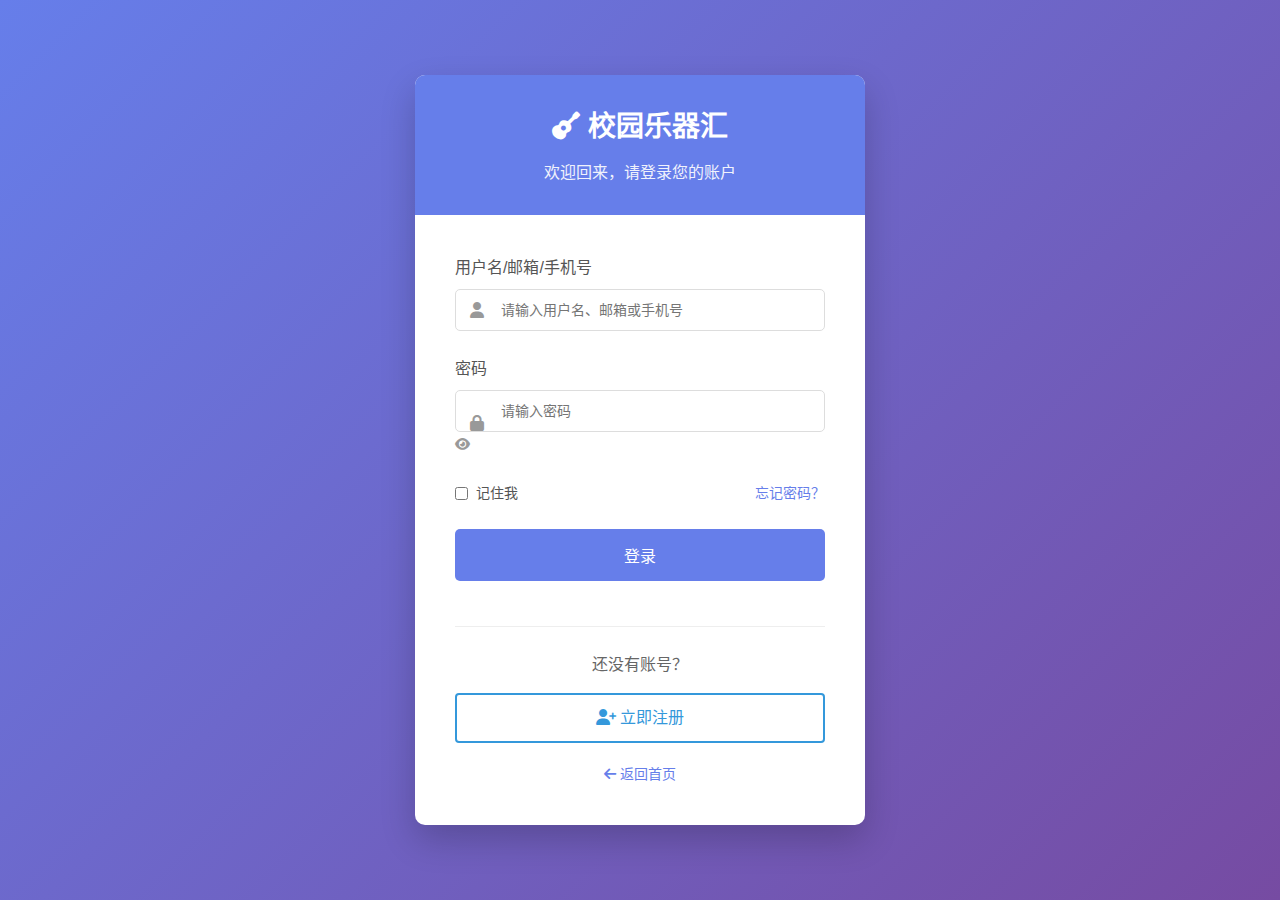
<file: frontend/cart.html>
<!DOCTYPE html>
<html lang="zh-CN">
<head>
    <meta charset="UTF-8">
    <meta name="viewport" content="width=device-width, initial-scale=1.0">
    <title>购物车 - 校园二手乐器交易平台</title>
    
    <!-- CSS样式 -->
    <link rel="stylesheet" href="https://cdn.bootcdn.net/ajax/libs/font-awesome/6.4.0/css/all.min.css">
    <link rel="stylesheet" href="css/style.css">
    
    <style>
        /* 购物车特有样式 */
        .cart-container {
            padding: 40px 0;
            min-height: 60vh;
        }
        
        .cart-header {
            display: flex;
            justify-content: space-between;
            align-items: center;
            margin-bottom: 30px;
            padding-bottom: 15px;
            border-bottom: 2px solid #f0f0f0;
        }
        
        .cart-header h1 {
            font-size: 28px;
            color: #333;
            margin: 0;
        }
        
        .cart-actions {
            display: flex;
            gap: 15px;
        }
        
        .cart-content {
            display: grid;
            grid-template-columns: 2fr 1fr;
            gap: 30px;
        }
        
        @media (max-width: 768px) {
            .cart-content {
                grid-template-columns: 1fr;
            }
        }
        
        /* 购物车商品列表 */
        .cart-items {
            background: white;
            border-radius: 10px;
            box-shadow: 0 5px 15px rgba(0,0,0,0.05);
            overflow: hidden;
        }
        
        .cart-item {
            display: grid;
            grid-template-columns: auto 1fr auto auto auto;
            gap: 20px;
            padding: 20px;
            border-bottom: 1px solid #f0f0f0;
            align-items: center;
        }
        
        .cart-item:last-child {
            border-bottom: none;
        }
        
        .cart-item-image {
            width: 100px;
            height: 100px;
            border-radius: 8px;
            overflow: hidden;
        }
        
        .cart-item-image img {
            width: 100%;
            height: 100%;
            object-fit: cover;
        }
        
        .cart-item-info {
            display: flex;
            flex-direction: column;
            gap: 5px;
        }
        
        .cart-item-title {
            font-size: 16px;
            font-weight: 600;
            color: #333;
            margin: 0;
            cursor: pointer;
        }
        
        .cart-item-title:hover {
            color: #667eea;
        }
        
        .cart-item-meta {
            display: flex;
            gap: 15px;
            font-size: 14px;
            color: #666;
        }
        
        .cart-item-price {
            font-size: 18px;
            font-weight: 600;
            color: #e74c3c;
            min-width: 100px;
            text-align: right;
        }
        
        .cart-item-quantity {
            display: flex;
            align-items: center;
            gap: 10px;
        }
        
        .quantity-btn {
            width: 30px;
            height: 30px;
            border: 1px solid #ddd;
            background: white;
            border-radius: 4px;
            cursor: pointer;
            display: flex;
            align-items: center;
            justify-content: center;
        }
        
        .quantity-btn:hover:not(:disabled) {
            background: #f8f9fa;
        }
        
        .quantity-btn:disabled {
            opacity: 0.5;
            cursor: not-allowed;
        }
        
        .quantity-input {
            width: 50px;
            height: 30px;
            text-align: center;
            border: 1px solid #ddd;
            border-radius: 4px;
            font-size: 14px;
        }
        
        .cart-item-remove {
            color: #e74c3c;
            background: none;
            border: none;
            cursor: pointer;
            font-size: 16px;
            padding: 5px;
            border-radius: 4px;
        }
        
        .cart-item-remove:hover {
            background: rgba(231, 76, 60, 0.1);
        }
        
        /* 购物车汇总 */
        .cart-summary {
            background: white;
            border-radius: 10px;
            box-shadow: 0 5px 15px rgba(0,0,0,0.05);
            padding: 25px;
            position: sticky;
            top: 100px;
        }
        
        .cart-summary h3 {
            font-size: 20px;
            margin: 0 0 20px 0;
            color: #333;
        }
        
        .summary-details {
            margin-bottom: 25px;
        }
        
        .summary-row {
            display: flex;
            justify-content: space-between;
            margin-bottom: 15px;
            color: #666;
        }
        
        .summary-row.total {
            font-size: 18px;
            font-weight: 600;
            color: #333;
            margin-top: 20px;
            padding-top: 20px;
            border-top: 1px solid #f0f0f0;
        }
        
        .summary-row.total .price {
            color: #e74c3c;
            font-size: 24px;
        }
        
        .summary-actions {
            display: flex;
            flex-direction: column;
            gap: 15px;
        }
        
        .checkout-btn {
            width: 100%;
            padding: 15px;
            background: #2ecc71;
            color: white;
            border: none;
            border-radius: 5px;
            font-size: 16px;
            font-weight: 500;
            cursor: pointer;
            transition: all 0.3s ease;
            display: flex;
            align-items: center;
            justify-content: center;
            gap: 10px;
        }
        
        .checkout-btn:hover {
            background: #27ae60;
            transform: translateY(-2px);
            box-shadow: 0 5px 15px rgba(46, 204, 113, 0.3);
        }
        
        .continue-shopping {
            width: 100%;
            padding: 15px;
            background: white;
            color: #667eea;
            border: 2px solid #667eea;
            border-radius: 5px;
            font-size: 16px;
            font-weight: 500;
            cursor: pointer;
            transition: all 0.3s ease;
            text-decoration: none;
            text-align: center;
        }
        
        .continue-shopping:hover {
            background: #667eea;
            color: white;
        }
        
        /* 空购物车状态 */
        .empty-cart {
            text-align: center;
            padding: 60px 20px;
        }
        
        .empty-cart i {
            font-size: 80px;
            color: #ddd;
            margin-bottom: 20px;
        }
        
        .empty-cart h3 {
            font-size: 24px;
            color: #666;
            margin-bottom: 10px;
        }
        
        .empty-cart p {
            color: #999;
            margin-bottom: 30px;
        }
        
        /* 优惠券 */
        .coupon-section {
            margin-bottom: 25px;
            padding: 20px;
            background: #f8f9fa;
            border-radius: 8px;
        }
        
        .coupon-section h4 {
            margin: 0 0 15px 0;
            color: #333;
        }
        
        .coupon-input {
            display: flex;
            gap: 10px;
        }
        
        .coupon-input input {
            flex: 1;
            padding: 12px;
            border: 1px solid #ddd;
            border-radius: 5px;
            font-size: 14px;
        }
        
        .coupon-input button {
            padding: 0 20px;
            background: #667eea;
            color: white;
            border: none;
            border-radius: 5px;
            cursor: pointer;
            font-size: 14px;
        }
        
        .coupon-input button:hover {
            background: #5a6fd8;
        }
        
        /* 推荐商品 */
        .recommended-section {
            margin-top: 40px;
        }
        
        .recommended-section h3 {
            font-size: 20px;
            margin-bottom: 20px;
            color: #333;
        }
        
        .recommended-grid {
            display: grid;
            grid-template-columns: repeat(auto-fill, minmax(200px, 1fr));
            gap: 20px;
        }
        
        .recommended-item {
            background: white;
            border-radius: 8px;
            overflow: hidden;
            box-shadow: 0 3px 10px rgba(0,0,0,0.05);
            transition: transform 0.3s ease;
            cursor: pointer;
        }
        
        .recommended-item:hover {
            transform: translateY(-5px);
        }
        
        .recommended-item img {
            width: 100%;
            height: 150px;
            object-fit: cover;
        }
        
        .recommended-item-info {
            padding: 15px;
        }
        
        .recommended-item-title {
            font-size: 14px;
            font-weight: 600;
            margin: 0 0 10px 0;
            color: #333;
            display: -webkit-box;
            -webkit-line-clamp: 2;
            -webkit-box-orient: vertical;
            overflow: hidden;
            height: 40px;
        }
        
        .recommended-item-price {
            color: #e74c3c;
            font-weight: 600;
            font-size: 16px;
        }
        
        /* 移动端适配 */
        @media (max-width: 768px) {
            .cart-item {
                grid-template-columns: 1fr;
                text-align: center;
            }
            
            .cart-item-image {
                width: 100%;
                height: 200px;
            }
            
            .cart-item-price,
            .cart-item-quantity,
            .cart-item-remove {
                justify-self: center;
            }
            
            .cart-actions {
                flex-direction: column;
                width: 100%;
            }
            
            .cart-actions .btn {
                width: 100%;
            }
        }
    </style>
</head>
<body>
    <!-- 导航栏 -->
    <nav class="navbar">
        <div class="container">
            <a href="index.html" class="logo">
                <i class="fas fa-guitar"></i>
                <span>校园乐器汇</span>
            </a>
            
            <div class="search-box">
                <input type="text" id="searchInput" placeholder="搜索乐器...">
                <button id="searchBtn">
                    <i class="fas fa-search"></i>
                </button>
            </div>
            
            <div class="nav-menu">
                <a href="index.html">
                    <i class="fas fa-home"></i> 首页
                </a>
                <a href="publish.html">
                    <i class="fas fa-plus-circle"></i> 发布
                </a>
                <a href="cart.html" class="active">
                    <i class="fas fa-shopping-cart"></i>
                    <span class="cart-count">0</span> 购物车
                </a>
                
                <div class="user-dropdown">
                    <button class="user-btn" id="userBtn">
                        <i class="fas fa-user"></i>
                        <span id="username">未登录</span>
                        <i class="fas fa-chevron-down"></i>
                    </button>
                    <div class="dropdown-menu" id="userMenu">
                        <a href="user.html">
                            <i class="fas fa-user-circle"></i> 个人中心
                        </a>
                        <a href="user.html#favorites">
                            <i class="fas fa-heart"></i> 我的收藏
                        </a>
                        <div class="divider"></div>
                        <a href="#" id="logoutBtn">
                            <i class="fas fa-sign-out-alt"></i> 退出登录
                        </a>
                    </div>
                </div>
                
                <div class="auth-buttons" id="authButtons">
                    <a href="login.html" class="btn btn-outline">登录</a>
                    <a href="register.html" class="btn btn-primary">注册</a>
                </div>
            </div>
            
            <button class="menu-toggle" id="menuToggle">
                <i class="fas fa-bars"></i>
            </button>
        </div>
    </nav>

    <!-- 移动端菜单 -->
    <div class="mobile-menu" id="mobileMenu">
        <button class="close-menu" id="closeMenu">
            <i class="fas fa-times"></i>
        </button>
        <div class="mobile-nav">
            <a href="index.html"><i class="fas fa-home"></i> 首页</a>
            <a href="publish.html"><i class="fas fa-plus-circle"></i> 发布</a>
            <a href="cart.html"><i class="fas fa-shopping-cart"></i> 购物车</a>
            <a href="user.html"><i class="fas fa-user"></i> 个人中心</a>
            <div class="divider"></div>
            <a href="login.html" class="btn btn-outline">登录</a>
            <a href="register.html" class="btn btn-primary">注册</a>
        </div>
    </div>

    <!-- 购物车内容 -->
    <main class="cart-container">
        <div class="container">
            <div class="cart-header">
                <h1>我的购物车</h1>
                <div class="cart-actions">
                    <button class="btn btn-outline" id="clearCartBtn">
                        <i class="fas fa-trash"></i> 清空购物车
                    </button>
                    <a href="index.html" class="btn btn-outline">
                        <i class="fas fa-arrow-left"></i> 继续购物
                    </a>
                </div>
            </div>
            
            <div class="cart-content">
                <!-- 购物车商品列表 -->
                <div class="cart-items-section">
                    <div class="cart-items" id="cartItems">
                        <!-- 购物车商品将通过JS动态加载 -->
                        <div class="empty-cart" id="emptyCart">
                            <i class="fas fa-shopping-cart"></i>
                            <h3>购物车是空的</h3>
                            <p>去发现一些好乐器吧！</p>
                            <a href="index.html" class="btn btn-primary">去逛逛</a>
                        </div>
                    </div>
                </div>
                
                <!-- 购物车汇总 -->
                <div class="cart-summary-section">
                    <div class="cart-summary">
                        <h3>订单汇总</h3>
                        
                        <div class="summary-details">
                            <div class="summary-row">
                                <span>商品总价：</span>
                                <span id="subtotal">¥0.00</span>
                            </div>
                            <div class="summary-row">
                                <span>优惠折扣：</span>
                                <span id="discount">-¥0.00</span>
                            </div>
                            <div class="summary-row total">
                                <span>应付总额：</span>
                                <span class="price" id="totalPrice">¥0.00</span>
                            </div>
                        </div>
                        
                        <div class="coupon-section">
                            <h4>使用优惠券</h4>
                            <div class="coupon-input">
                                <input type="text" id="couponCode" placeholder="输入优惠码">
                                <button id="applyCouponBtn">应用</button>
                            </div>
                        </div>
                        
                        <div class="summary-actions">
                            <button class="checkout-btn" id="checkoutBtn">
                                <i class="fas fa-credit-card"></i>
                                去结算
                            </button>
                            <a href="index.html" class="continue-shopping">
                                <i class="fas fa-shopping-bag"></i>
                                继续购物
                            </a>
                        </div>
                    </div>
                    
                    <!-- 推荐商品 -->
                    <div class="recommended-section">
                        <h3>你可能还喜欢</h3>
                        <div class="recommended-grid" id="recommendedInstruments">
                            <!-- 推荐商品将通过JS动态加载 -->
                        </div>
                    </div>
                </div>
            </div>
        </div>
    </main>

    <!-- 页脚 -->
    <footer class="footer">
        <div class="container">
            <div class="footer-content">
                <div class="footer-section">
                    <h3>校园乐器汇</h3>
                    <p>专注于校园二手乐器交易，让音乐传递更远</p>
                </div>
                <div class="footer-section">
                    <h4>购物指南</h4>
                    <ul>
                        <li><a href="#">购物流程</a></li>
                        <li><a href="#">支付方式</a></li>
                        <li><a href="#">配送说明</a></li>
                    </ul>
                </div>
                <div class="footer-section">
                    <h4>售后服务</h4>
                    <ul>
                        <li><a href="#">退货政策</a></li>
                        <li><a href="#">退款说明</a></li>
                        <li><a href="#">客服中心</a></li>
                    </ul>
                </div>
                <div class="footer-section">
                    <h4>联系我们</h4>
                    <p>课程项目 - 软件工程</p>
                </div>
            </div>
        </div>
    </footer>

    <!-- JavaScript -->
    <script src="js/config.js"></script>
<script src="js/utils.js"></script>
<script src="js/api.js"></script>
<script src="js/auth.js"></script>
<script src="js/cart.js"></script>
    
    <script>
        // 设置API基础URL
        // API基础URL已在config.js中定义
        
        // 页面初始化
        document.addEventListener('DOMContentLoaded', function() {
            // 检查登录状态
            checkAuthStatus();
            
            // 加载购物车
            loadCart();
            
            // 加载推荐商品
            loadRecommendedInstruments();
            
            // 绑定事件
            bindCartEvents();
        });
        
        // 检查登录状态
        async function checkAuthStatus() {
            try {
                const response = await fetch(`${CONFIG.API_BASE}/auth/check_auth`, {
                    credentials: 'include'
                });
                const data = await response.json();
                
                if (!data.authenticated) {
                    // 未登录，跳转到登录页
                    showNotification('请先登录', 'warning');
                    setTimeout(() => {
                        sessionStorage.setItem('redirectUrl', 'cart.html');
                        window.location.href = 'login.html';
                    }, 1500);
                    return false;
                }
                return true;
            } catch (error) {
                console.error('检查登录状态失败:', error);
                return false;
            }
        }
        
        // 加载购物车
        async function loadCart() {
            try {
                const isAuthenticated = await checkAuthStatus();
                if (!isAuthenticated) return;
                
                const response = await fetch(`${CONFIG.API_BASE}/cart`, {
                    credentials: 'include'
                });
                const data = await response.json();
                
                if (data.success) {
                    renderCart(data);
                } else {
                    showEmptyCart();
                }
            } catch (error) {
                console.error('加载购物车失败:', error);
                showEmptyCart();
            }
        }
        
        // 渲染购物车
        function renderCart(cartData) {
            const cartItems = document.getElementById('cartItems');
            const emptyCart = document.getElementById('emptyCart');
            
            if (!cartData.items || cartData.items.length === 0) {
                showEmptyCart();
                return;
            }
            
            // 隐藏空购物车提示
            if (emptyCart) emptyCart.style.display = 'none';
            
            let html = '';
            let subtotal = 0;
            
            cartData.items.forEach(item => {
                const itemTotal = item.instrument.price * item.quantity;
                subtotal += itemTotal;
                
                html += `
                    <div class="cart-item" data-item-id="${item.id}">
                        <div class="cart-item-image">
                            <img src="${item.instrument.main_image || 'images/default-instrument.jpg'}" 
                                 alt="${item.instrument.title}"
                                 onerror="this.src='images/default-instrument.jpg'">
                        </div>
                        
                        <div class="cart-item-info">
                            <h4 class="cart-item-title" onclick="viewInstrument(${item.instrument.id})">
                                ${item.instrument.title}
                            </h4>
                            <div class="cart-item-meta">
                                <span>成色：${getConditionText(item.instrument.condition)}</span>
                                <span>卖家：${item.instrument.user?.username || '未知'}</span>
                            </div>
                        </div>
                        
                        <div class="cart-item-price">
                            ¥${item.instrument.price.toFixed(2)}
                        </div>
                        
                        <div class="cart-item-quantity">
                            <button class="quantity-btn" onclick="updateQuantity(${item.id}, ${item.quantity - 1})" ${item.quantity <= 1 ? 'disabled' : ''}>
                                <i class="fas fa-minus"></i>
                            </button>
                            <span class="quantity">${item.quantity}</span>
                            <button class="quantity-btn" onclick="updateQuantity(${item.id}, ${item.quantity + 1})">
                                <i class="fas fa-plus"></i>
                            </button>
                        </div>
                        
                        <button class="cart-item-remove" onclick="removeFromCart(${item.id})">
                            <i class="fas fa-times"></i>
                        </button>
                    </div>
                `;
            });
            
            cartItems.innerHTML = html;
            
            // 更新汇总信息
            updateSummary(subtotal);
        }
        
        // 显示空购物车
        function showEmptyCart() {
            const cartItems = document.getElementById('cartItems');
            const emptyCart = document.getElementById('emptyCart');
            
            if (cartItems && emptyCart) {
                cartItems.innerHTML = `
                    <div class="empty-cart">
                        <i class="fas fa-shopping-cart"></i>
                        <h3>购物车是空的</h3>
                        <p>去发现一些好乐器吧！</p>
                        <a href="index.html" class="btn btn-primary">去逛逛</a>
                    </div>
                `;
                
                // 更新汇总信息
                updateSummary(0);
                
                // 禁用结算按钮
                const checkoutBtn = document.getElementById('checkoutBtn');
                if (checkoutBtn) {
                    checkoutBtn.disabled = true;
                    checkoutBtn.style.opacity = '0.5';
                    checkoutBtn.style.cursor = 'not-allowed';
                }
            }
        }
        
        // 更新汇总信息
        function updateSummary(subtotal) {
            const discount = 0; // 暂时没有折扣
            const total = subtotal - discount;
            
            document.getElementById('subtotal').textContent = `¥${subtotal.toFixed(2)}`;
            document.getElementById('discount').textContent = `-¥${discount.toFixed(2)}`;
            document.getElementById('totalPrice').textContent = `¥${total.toFixed(2)}`;
            
            // 更新购物车数量
            updateCartCount();
        }
        
        // 更新购物车商品数量
        async function updateQuantity(itemId, newQuantity) {
            if (newQuantity < 1) return;
            
            try {
                const response = await fetch(`${CONFIG.API_BASE}/cart/${itemId}`, {
                    method: 'PUT',
                    headers: {
                        'Content-Type': 'application/json'
                    },
                    credentials: 'include',
                    body: JSON.stringify({ quantity: newQuantity })
                });
                
                const data = await response.json();
                
                if (data.success) {
                    // 重新加载购物车
                    loadCart();
                    showNotification('数量已更新', 'success');
                } else {
                    showNotification(data.message || '更新失败', 'error');
                }
            } catch (error) {
                console.error('更新数量失败:', error);
                showNotification('网络错误，请重试', 'error');
            }
        }
        
        // 从购物车移除商品
        async function removeFromCart(itemId) {
            if (!confirm('确定要从购物车移除这个商品吗？')) return;
            
            try {
                const response = await fetch(`${CONFIG.API_BASE}/cart/${itemId}`, {
                    method: 'DELETE',
                    credentials: 'include'
                });
                
                const data = await response.json();
                
                if (data.success) {
                    // 重新加载购物车
                    loadCart();
                    showNotification('已从购物车移除', 'success');
                } else {
                    showNotification(data.message || '移除失败', 'error');
                }
            } catch (error) {
                console.error('移除商品失败:', error);
                showNotification('网络错误，请重试', 'error');
            }
        }
        
        // 清空购物车
        async function clearCart() {
            if (!confirm('确定要清空购物车吗？此操作不可撤销。')) return;
            
            try {
                // 获取所有购物车商品
                const response = await fetch(`${CONFIG.API_BASE}/cart`, {
                    credentials: 'include'
                });
                const cartData = await response.json();
                
                if (!cartData.success || !cartData.items) return;
                
                // 逐一删除所有商品
                const deletePromises = cartData.items.map(item => 
                    fetch(`${CONFIG.API_BASE}/cart/${item.id}`, {
                        method: 'DELETE',
                        credentials: 'include'
                    })
                );
                
                await Promise.all(deletePromises);
                
                // 重新加载购物车
                loadCart();
                showNotification('购物车已清空', 'success');
                
            } catch (error) {
                console.error('清空购物车失败:', error);
                showNotification('清空失败，请重试', 'error');
            }
        }
        
        // 加载推荐商品
        async function loadRecommendedInstruments() {
            try {
                const response = await fetch(`${CONFIG.API_BASE}/instruments/hot?limit=4`);
                const data = await response.json();
                
                if (data.success && data.instruments) {
                    const container = document.getElementById('recommendedInstruments');
                    if (container) {
                        container.innerHTML = data.instruments.map(instrument => `
                            <div class="recommended-item" onclick="viewInstrument(${instrument.id})">
                                <img src="${instrument.main_image || 'images/default-instrument.jpg'}" 
                                     alt="${instrument.title}"
                                     onerror="this.src='images/default-instrument.jpg'">
                                <div class="recommended-item-info">
                                    <h4 class="recommended-item-title">${instrument.title}</h4>
                                    <div class="recommended-item-price">¥${instrument.price.toFixed(2)}</div>
                                </div>
                            </div>
                        `).join('');
                    }
                }
            } catch (error) {
                console.error('加载推荐商品失败:', error);
            }
        }
        
        // 绑定事件
        function bindCartEvents() {
            // 清空购物车按钮
            const clearCartBtn = document.getElementById('clearCartBtn');
            if (clearCartBtn) {
                clearCartBtn.addEventListener('click', clearCart);
            }
            
            // 应用优惠券按钮
            const applyCouponBtn = document.getElementById('applyCouponBtn');
            if (applyCouponBtn) {
                applyCouponBtn.addEventListener('click', function() {
                    const couponCode = document.getElementById('couponCode').value.trim();
                    if (couponCode) {
                        showNotification('优惠券功能正在开发中', 'warning');
                    } else {
                        showNotification('请输入优惠码', 'error');
                    }
                });
            }
            
            // 结算按钮
            const checkoutBtn = document.getElementById('checkoutBtn');
            if (checkoutBtn) {
                checkoutBtn.addEventListener('click', async function() {
                    try {
                        const response = await fetch(`${CONFIG.API_BASE}/cart`, {
                            credentials: 'include'
                        });
                        const cartData = await response.json();
                        
                        if (!cartData.success || !cartData.items || cartData.items.length === 0) {
                            showNotification('购物车是空的', 'error');
                            return;
                        }
                        
                        // 跳转到结算页面
                        window.location.href = 'checkout.html';
                        
                    } catch (error) {
                        console.error('结算失败:', error);
                        showNotification('网络错误，请重试', 'error');
                    }
                });
            }
        }
        
        // 查看乐器详情
        function viewInstrument(instrumentId) {
            window.location.href = `detail.html?id=${instrumentId}`;
        }
        
        // 更新购物车数量
        async function updateCartCount() {
            try {
                const response = await fetch(`${CONFIG.API_BASE}/cart`, {
                    credentials: 'include'
                });
                const data = await response.json();
                
                const cartCount = document.querySelector('.cart-count');
                if (cartCount && data.success && data.items) {
                    cartCount.textContent = data.items.length;
                } else if (cartCount) {
                    cartCount.textContent = '0';
                }
            } catch (error) {
                // 忽略错误
            }
        }
        
        // 获取成色文本
        function getConditionText(condition) {
            const conditions = {
                'new': '全新',
                'like_new': '几乎全新',
                'good': '良好',
                'fair': '一般',
                'poor': '较差'
            };
            return conditions[condition] || '良好';
        }
        
        // 显示通知
        function showNotification(message, type = 'success') {
            const notification = document.createElement('div');
            notification.className = `notification ${type}`;
            notification.innerHTML = `
                <span>${message}</span>
                <button onclick="this.parentElement.remove()">&times;</button>
            `;
            document.body.appendChild(notification);
            
            setTimeout(() => {
                if (notification.parentElement) {
                    notification.remove();
                }
            }, 3000);
        }
    </script>
</body>
</html>
</file>
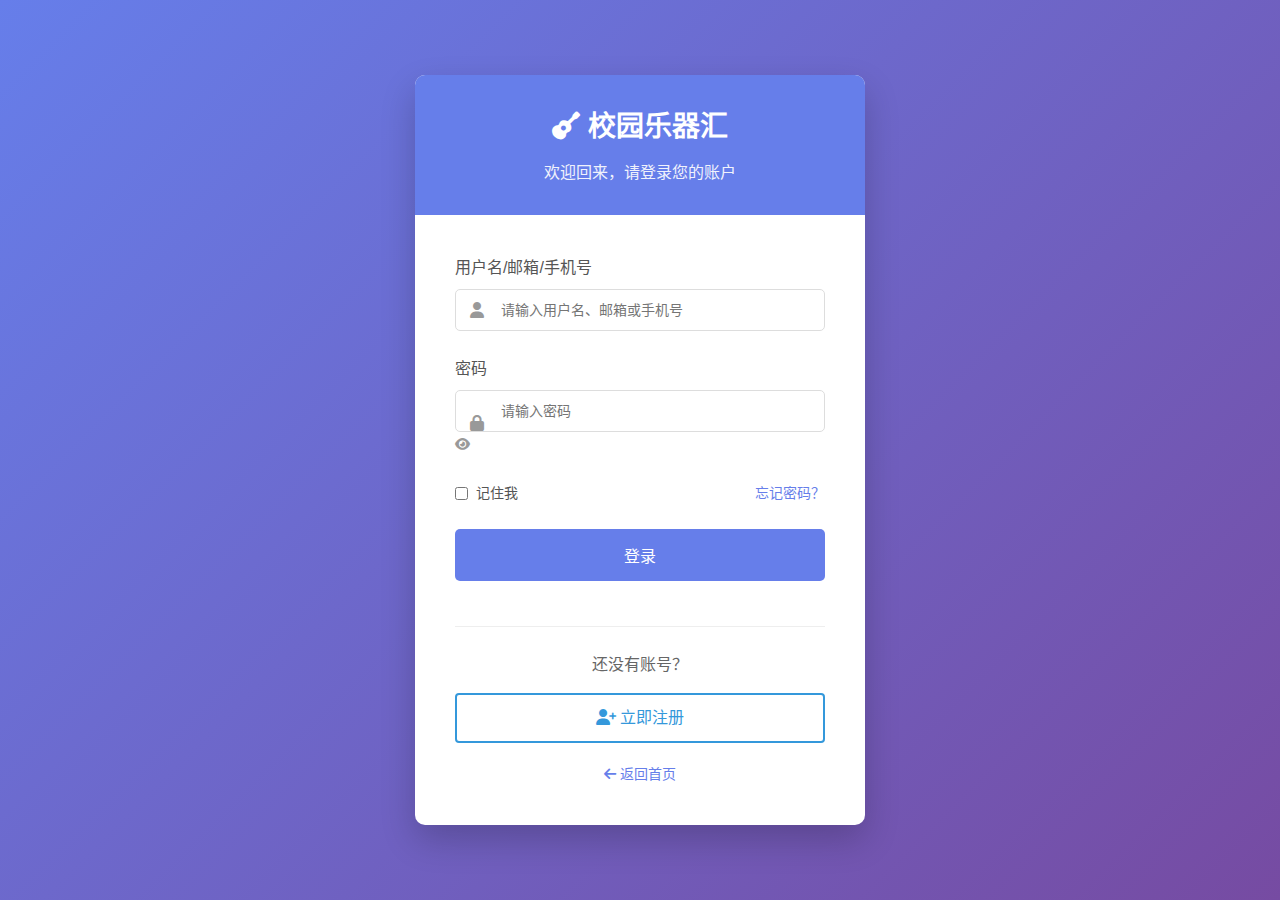
<file: frontend/login.html>
<!DOCTYPE html>
<html lang="zh-CN">
<head>
    <meta charset="UTF-8">
    <meta name="viewport" content="width=device-width, initial-scale=1.0">
    <title>登录 - 校园二手乐器交易平台</title>
    
    <!-- CSS样式 -->
    <link rel="stylesheet" href="https://cdn.bootcdn.net/ajax/libs/font-awesome/6.4.0/css/all.min.css">
    <link rel="stylesheet" href="css/style.css">
    <link rel="stylesheet" href="css/auth.css">
    
    <style>
        /* 登录页特有样式 */
        .login-container {
            min-height: 100vh;
            display: flex;
            align-items: center;
            justify-content: center;
            background: linear-gradient(135deg, #667eea 0%, #764ba2 100%);
            padding: 20px;
        }
        
        .login-card {
            background: white;
            border-radius: 10px;
            box-shadow: 0 15px 35px rgba(0,0,0,0.2);
            width: 100%;
            max-width: 450px;
            overflow: hidden;
        }
        
        .login-header {
            background: #667eea;
            color: white;
            padding: 30px;
            text-align: center;
        }
        
        .login-header h1 {
            margin: 0;
            font-size: 28px;
            font-weight: 600;
        }
        
        .login-header p {
            margin: 10px 0 0;
            opacity: 0.9;
        }
        
        .login-body {
            padding: 40px;
        }
        
        .form-group {
            margin-bottom: 25px;
        }
        
        .form-group label {
            display: block;
            margin-bottom: 8px;
            color: #555;
            font-weight: 500;
        }
        
        .input-with-icon {
            position: relative;
        }
        
        .input-with-icon i {
            position: absolute;
            left: 15px;
            top: 50%;
            transform: translateY(-50%);
            color: #999;
        }
        
        .input-with-icon input {
            width: 100%;
            padding: 12px 15px 12px 45px;
            border: 1px solid #ddd;
            border-radius: 5px;
            font-size: 14px;
            transition: all 0.3s ease;
        }
        
        .input-with-icon input:focus {
            outline: none;
            border-color: #667eea;
            box-shadow: 0 0 0 3px rgba(102, 126, 234, 0.1);
        }
        
        .password-toggle {
            position: absolute;
            right: 15px;
            top: 50%;
            transform: translateY(-50%);
            background: none;
            border: none;
            color: #999;
            cursor: pointer;
            padding: 5px;
        }
        
        .password-toggle:hover {
            color: #667eea;
        }
        
        .remember-forgot {
            display: flex;
            justify-content: space-between;
            align-items: center;
            margin-bottom: 25px;
        }
        
        .remember-me {
            display: flex;
            align-items: center;
            gap: 8px;
            cursor: pointer;
        }
        
        .remember-me input {
            margin: 0;
            cursor: pointer;
        }
        
        .remember-me span {
            color: #555;
            font-size: 14px;
        }
        
        .forgot-password {
            color: #667eea;
            text-decoration: none;
            font-size: 14px;
        }
        
        .forgot-password:hover {
            text-decoration: underline;
        }
        
        .login-btn {
            width: 100%;
            padding: 14px;
            background: #667eea;
            color: white;
            border: none;
            border-radius: 5px;
            font-size: 16px;
            font-weight: 500;
            cursor: pointer;
            transition: all 0.3s ease;
            margin-bottom: 20px;
        }
        
        .login-btn:hover {
            background: #5a6fd8;
            transform: translateY(-2px);
            box-shadow: 0 5px 15px rgba(102, 126, 234, 0.3);
        }
        
        .login-btn:disabled {
            opacity: 0.7;
            cursor: not-allowed;
        }
        
        .login-divider {
            text-align: center;
            margin: 25px 0;
            position: relative;
        }
        
        .login-divider::before {
            content: '';
            position: absolute;
            top: 50%;
            left: 0;
            right: 0;
            height: 1px;
            background-color: #eee;
        }
        
        .login-divider span {
            background-color: white;
            padding: 0 15px;
            color: #999;
            font-size: 14px;
            position: relative;
        }
        

        
        .register-link {
            text-align: center;
            margin-top: 25px;
            padding-top: 25px;
            border-top: 1px solid #eee;
        }
        
        .register-link p {
            color: #666;
            margin-bottom: 15px;
        }
        
        .back-to-home {
            display: block;
            text-align: center;
            color: #667eea;
            text-decoration: none;
            margin-top: 20px;
            font-size: 14px;
        }
        
        .back-to-home:hover {
            text-decoration: underline;
        }
        
        .error-message {
            color: #e74c3c;
            font-size: 14px;
            margin-top: 5px;
            display: none;
        }
        
        @media (max-width: 480px) {
            .login-body {
                padding: 30px 20px;
            }
            
            .social-login {
                flex-direction: column;
            }
            
            .remember-forgot {
                flex-direction: column;
                align-items: flex-start;
                gap: 10px;
            }
        }
    </style>
</head>
<body>
    <div class="login-container">
        <div class="login-card">
            <div class="login-header">
                <h1><i class="fas fa-guitar"></i> 校园乐器汇</h1>
                <p>欢迎回来，请登录您的账户</p>
            </div>
            
            <div class="login-body">
                <form id="loginForm">
                    <div class="form-group">
                        <label for="username">用户名/邮箱/手机号</label>
                        <div class="input-with-icon">
                            <i class="fas fa-user"></i>
                            <input type="text" id="username" name="username" required 
                                   placeholder="请输入用户名、邮箱或手机号">
                        </div>
                        <div class="error-message" id="usernameError"></div>
                    </div>
                    
                    <div class="form-group">
                        <label for="password">密码</label>
                        <div class="input-with-icon">
                            <i class="fas fa-lock"></i>
                            <input type="password" id="password" name="password" required 
                                   placeholder="请输入密码">
                            <button type="button" class="password-toggle" id="togglePassword">
                                <i class="fas fa-eye"></i>
                            </button>
                        </div>
                        <div class="error-message" id="passwordError"></div>
                    </div>
                    
                    <div class="remember-forgot">
                        <label class="remember-me">
                            <input type="checkbox" id="remember" name="remember">
                            <span>记住我</span>
                        </label>
                        <a href="forgot-password.html" class="forgot-password">忘记密码？</a>
                    </div>
                    
                    <button type="submit" class="login-btn" id="loginBtn">
                        <span id="loginText">登录</span>
                        <span id="loginLoading" style="display: none;">
                            <i class="fas fa-spinner fa-spin"></i> 登录中...
                        </span>
                    </button>
                    

                    
                    <div class="register-link">
                        <p>还没有账号？</p>
                        <a href="register.html" class="btn btn-outline" style="width: 100%;">
                            <i class="fas fa-user-plus"></i> 立即注册
                        </a>
                    </div>
                    
                    <a href="index.html" class="back-to-home">
                        <i class="fas fa-arrow-left"></i> 返回首页
                    </a>
                </form>
            </div>
        </div>
    </div>

    <!-- JavaScript -->
    <script src="js/config.js"></script>
<script src="js/utils.js"></script>
<script src="js/api.js"></script>
<script src="js/auth.js"></script>
    
    <script>
        // 页面初始化
        document.addEventListener('DOMContentLoaded', function() {
            // 检查URL中的重定向参数
            const urlParams = new URLSearchParams(window.location.search);
            const message = urlParams.get('message');
            if (message) {
                showNotification(decodeURIComponent(message), 'success');
            }
        });
    </script>
</body>
</html>
</file>
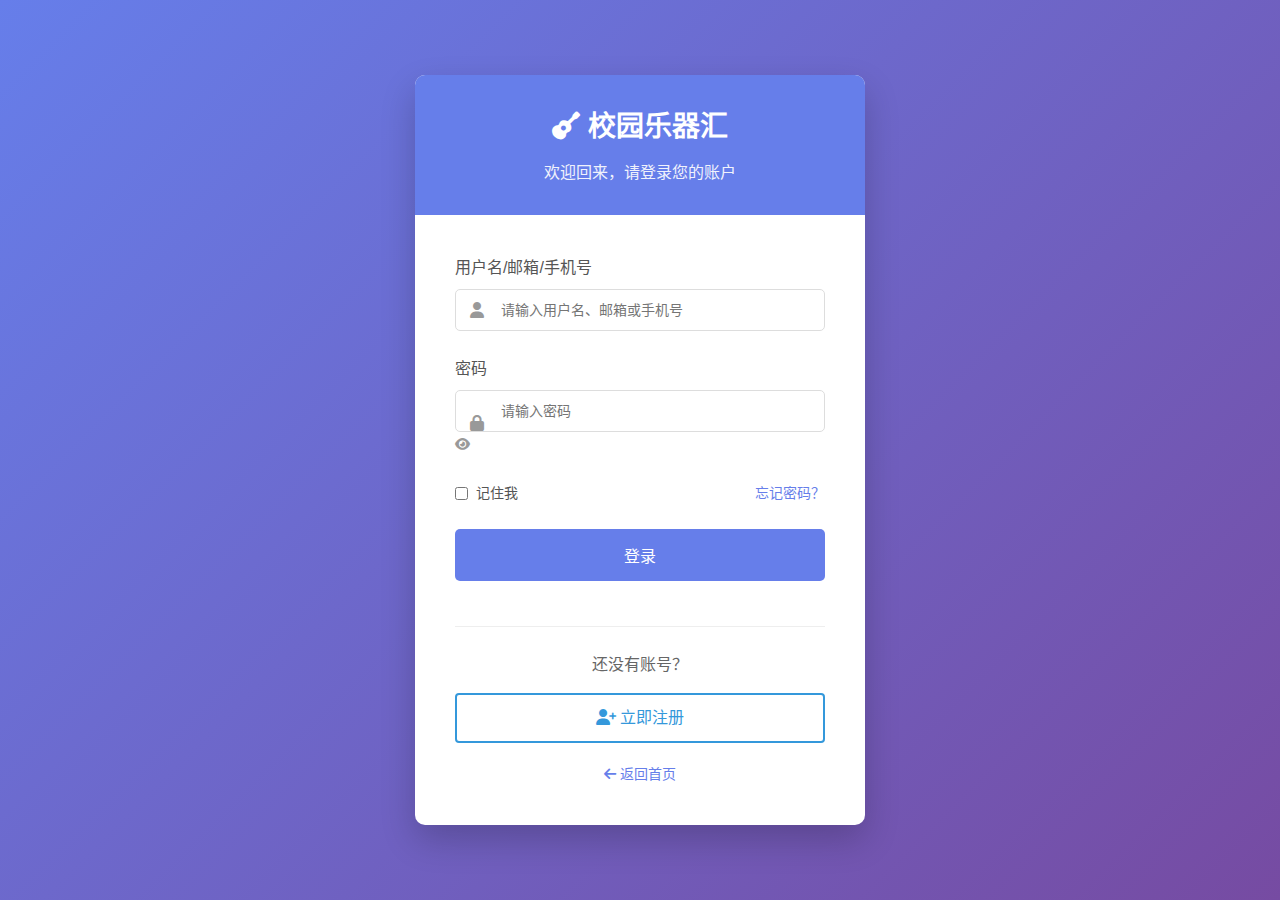
<file: frontend/publish.html>
<!DOCTYPE html>
<html lang="zh-CN">
<head>
    <meta charset="UTF-8">
    <meta name="viewport" content="width=device-width, initial-scale=1.0">
    <title>发布乐器 - 校园二手乐器交易平台</title>
    
    <!-- CSS样式 -->
    <link rel="stylesheet" href="https://cdn.bootcdn.net/ajax/libs/font-awesome/6.4.0/css/all.min.css">
    <link rel="stylesheet" href="css/style.css">
    
    <style>
        /* 发布页特有样式 */
        .publish-container {
            padding: 40px 0;
            min-height: 80vh;
            background: #f8f9fa;
        }
        
        .publish-header {
            text-align: center;
            margin-bottom: 40px;
        }
        
        .publish-header h1 {
            font-size: 32px;
            color: #333;
            margin-bottom: 15px;
        }
        
        .publish-header p {
            color: #666;
            font-size: 16px;
            max-width: 600px;
            margin: 0 auto;
        }
        
        .publish-form {
            max-width: 800px;
            margin: 0 auto;
            background: white;
            border-radius: 10px;
            box-shadow: 0 5px 20px rgba(0,0,0,0.1);
            padding: 40px;
        }
        
        @media (max-width: 768px) {
            .publish-form {
                padding: 20px;
            }
        }
        
        .form-section {
            margin-bottom: 40px;
            padding-bottom: 40px;
            border-bottom: 1px solid #f0f0f0;
        }
        
        .form-section:last-child {
            border-bottom: none;
            margin-bottom: 0;
            padding-bottom: 0;
        }
        
        .section-title {
            font-size: 20px;
            color: #333;
            margin-bottom: 25px;
            padding-bottom: 15px;
            border-bottom: 2px solid #667eea;
            display: flex;
            align-items: center;
            gap: 10px;
        }
        
        .section-title i {
            color: #667eea;
        }
        
        .form-group {
            margin-bottom: 25px;
        }
        
        .form-group label {
            display: block;
            margin-bottom: 8px;
            color: #555;
            font-weight: 500;
        }
        
        .form-group label.required::after {
            content: ' *';
            color: #e74c3c;
        }
        
        .form-control {
            width: 100%;
            padding: 12px 15px;
            border: 1px solid #ddd;
            border-radius: 5px;
            font-size: 14px;
            transition: all 0.3s ease;
            font-family: inherit;
        }
        
        .form-control:focus {
            outline: none;
            border-color: #667eea;
            box-shadow: 0 0 0 3px rgba(102, 126, 234, 0.1);
        }
        
        .form-control.textarea {
            min-height: 120px;
            resize: vertical;
        }
        
        .form-row {
            display: grid;
            grid-template-columns: repeat(auto-fit, minmax(200px, 1fr));
            gap: 20px;
        }
        
        @media (max-width: 480px) {
            .form-row {
                grid-template-columns: 1fr;
            }
        }
        
        .price-input {
            position: relative;
        }
        
        .price-input::before {
            content: '¥';
            position: absolute;
            left: 15px;
            top: 50%;
            transform: translateY(-50%);
            color: #666;
            z-index: 1;
        }
        
        .price-input input {
            padding-left: 30px;
        }
        
        .radio-group {
            display: flex;
            flex-wrap: wrap;
            gap: 15px;
        }
        
        .radio-label {
            display: flex;
            align-items: center;
            gap: 8px;
            cursor: pointer;
            padding: 8px 15px;
            border: 1px solid #ddd;
            border-radius: 5px;
            transition: all 0.3s ease;
        }
        
        .radio-label:hover {
            border-color: #667eea;
        }
        
        .radio-label input {
            margin: 0;
            cursor: pointer;
        }
        
        .radio-label.checked {
            border-color: #667eea;
            background: rgba(102, 126, 234, 0.1);
        }
        
        /* 图片上传样式 */
        .upload-area {
            border: 2px dashed #ddd;
            border-radius: 8px;
            padding: 40px 20px;
            text-align: center;
            cursor: pointer;
            transition: all 0.3s ease;
            background: #f8f9fa;
        }
        
        .upload-area:hover {
            border-color: #667eea;
            background: rgba(102, 126, 234, 0.05);
        }
        
        .upload-area.dragover {
            border-color: #667eea;
            background: rgba(102, 126, 234, 0.1);
        }
        
        .upload-icon {
            font-size: 48px;
            color: #667eea;
            margin-bottom: 15px;
        }
        
        .upload-text h4 {
            margin: 0 0 10px 0;
            color: #333;
        }
        
        .upload-text p {
            margin: 0;
            color: #666;
            font-size: 14px;
        }
        
        .upload-btn {
            display: inline-block;
            margin-top: 15px;
            padding: 10px 20px;
            background: #667eea;
            color: white;
            border-radius: 5px;
            cursor: pointer;
            transition: all 0.3s ease;
        }
        
        .upload-btn:hover {
            background: #5a6fd8;
        }
        
        .upload-btn input[type="file"] {
            display: none;
        }
        
        .image-preview {
            display: grid;
            grid-template-columns: repeat(auto-fill, minmax(120px, 1fr));
            gap: 15px;
            margin-top: 20px;
        }
        
        .preview-item {
            position: relative;
            border-radius: 8px;
            overflow: hidden;
            box-shadow: 0 3px 10px rgba(0,0,0,0.1);
            height: 120px;
        }
        
        .preview-item img {
            width: 100%;
            height: 100%;
            object-fit: cover;
        }
        
        .preview-actions {
            position: absolute;
            top: 5px;
            right: 5px;
            display: flex;
            gap: 5px;
        }
        
        .preview-btn {
            width: 30px;
            height: 30px;
            background: rgba(0,0,0,0.6);
            color: white;
            border: none;
            border-radius: 4px;
            cursor: pointer;
            display: flex;
            align-items: center;
            justify-content: center;
            font-size: 12px;
        }
        
        .preview-btn:hover {
            background: rgba(0,0,0,0.8);
        }
        
        .preview-btn:disabled {
            opacity: 0.5;
            cursor: not-allowed;
        }
        
        .main-badge {
            position: absolute;
            top: 5px;
            left: 5px;
            background: #2ecc71;
            color: white;
            padding: 4px 8px;
            border-radius: 4px;
            font-size: 12px;
        }
        
        /* 音频上传样式 */
        .audio-upload {
            margin-top: 15px;
        }
        
        .audio-preview {
            margin-top: 15px;
            padding: 15px;
            background: #f8f9fa;
            border-radius: 8px;
            display: none;
        }
        
        .audio-preview.active {
            display: block;
        }
        
        .audio-preview audio {
            width: 100%;
        }
        
        /* 提交按钮 */
        .submit-section {
            text-align: center;
            margin-top: 40px;
        }
        
        .submit-btn {
            padding: 15px 40px;
            background: #2ecc71;
            color: white;
            border: none;
            border-radius: 5px;
            font-size: 16px;
            font-weight: 500;
            cursor: pointer;
            transition: all 0.3s ease;
            display: inline-flex;
            align-items: center;
            gap: 10px;
            min-width: 200px;
            justify-content: center;
        }
        
        .submit-btn:hover {
            background: #27ae60;
            transform: translateY(-2px);
            box-shadow: 0 5px 15px rgba(46, 204, 113, 0.3);
        }
        
        .submit-btn:disabled {
            opacity: 0.7;
            cursor: not-allowed;
            transform: none;
        }
        
        .tips-section {
            margin-top: 20px;
            padding: 20px;
            background: #f8f9fa;
            border-radius: 8px;
        }
        
        .tips-section h4 {
            margin: 0 0 10px 0;
            color: #333;
        }
        
        .tips-section ul {
            margin: 0;
            padding-left: 20px;
            color: #666;
        }
        
        .tips-section li {
            margin-bottom: 8px;
        }
        
        /* 错误提示 */
        .error-message {
            color: #e74c3c;
            font-size: 14px;
            margin-top: 5px;
            display: none;
        }
        
        .success-message {
            color: #2ecc71;
            font-size: 14px;
            margin-top: 5px;
            display: none;
        }
        
        /* 地图选择器 */
        .map-selector {
            margin-top: 15px;
        }
        
        .map-container {
            height: 200px;
            background: #f8f9fa;
            border-radius: 8px;
            display: flex;
            align-items: center;
            justify-content: center;
            color: #666;
            margin-bottom: 10px;
        }
        
        .location-input {
            display: flex;
            gap: 10px;
        }
        
        .location-input input {
            flex: 1;
        }
        
        .location-input button {
            padding: 0 20px;
            background: #667eea;
            color: white;
            border: none;
            border-radius: 5px;
            cursor: pointer;
        }
        
        .location-input button:hover {
            background: #5a6fd8;
        }
        
        /* 加载状态 */
        .loading {
            text-align: center;
            padding: 40px;
            color: #666;
        }
        
        .loading .spinner {
            display: inline-block;
            width: 40px;
            height: 40px;
            border: 3px solid #f3f3f3;
            border-top: 3px solid #667eea;
            border-radius: 50%;
            animation: spin 1s linear infinite;
            margin-bottom: 15px;
        }
        
        @keyframes spin {
            0% { transform: rotate(0deg); }
            100% { transform: rotate(360deg); }
        }
        
        /* 编辑器工具栏 */
        .editor-toolbar {
            display: flex;
            gap: 10px;
            margin-bottom: 10px;
            flex-wrap: wrap;
        }
        
        .editor-btn {
            padding: 8px 12px;
            background: #f8f9fa;
            border: 1px solid #ddd;
            border-radius: 4px;
            cursor: pointer;
            font-size: 14px;
            color: #555;
        }
        
        .editor-btn:hover {
            background: #e9ecef;
        }
        
        .counter {
            text-align: right;
            font-size: 12px;
            color: #999;
            margin-top: 5px;
        }
    </style>
</head>
<body>
    <!-- 导航栏 -->
    <nav class="navbar">
        <div class="container">
            <a href="index.html" class="logo">
                <i class="fas fa-guitar"></i>
                <span>校园乐器汇</span>
            </a>
            
            <div class="nav-menu">
                <a href="index.html">
                    <i class="fas fa-home"></i> 首页
                </a>
                <a href="publish.html" class="active">
                    <i class="fas fa-plus-circle"></i> 发布
                </a>
                <a href="cart.html" id="cartLink">
                    <i class="fas fa-shopping-cart"></i>
                    <span class="cart-count">0</span> 购物车
                </a>
                
                <div class="user-dropdown">
                    <button class="user-btn" id="userBtn">
                        <i class="fas fa-user"></i>
                        <span id="username">未登录</span>
                        <i class="fas fa-chevron-down"></i>
                    </button>
                    <div class="dropdown-menu" id="userMenu">
                        <a href="user.html">
                            <i class="fas fa-user-circle"></i> 个人中心
                        </a>
                        <a href="user.html#my-instruments">
                            <i class="fas fa-music"></i> 我的发布
                        </a>
                        <div class="divider"></div>
                        <a href="#" id="logoutBtn">
                            <i class="fas fa-sign-out-alt"></i> 退出登录
                        </a>
                    </div>
                </div>
                
                <div class="auth-buttons" id="authButtons">
                    <a href="login.html" class="btn btn-outline">登录</a>
                    <a href="register.html" class="btn btn-primary">注册</a>
                </div>
            </div>
            
            <button class="menu-toggle" id="menuToggle">
                <i class="fas fa-bars"></i>
            </button>
        </div>
    </nav>

    <!-- 移动端菜单 -->
    <div class="mobile-menu" id="mobileMenu">
        <button class="close-menu" id="closeMenu">
            <i class="fas fa-times"></i>
        </button>
        <div class="mobile-nav">
            <a href="index.html"><i class="fas fa-home"></i> 首页</a>
            <a href="publish.html"><i class="fas fa-plus-circle"></i> 发布</a>
            <a href="cart.html"><i class="fas fa-shopping-cart"></i> 购物车</a>
            <a href="user.html"><i class="fas fa-user"></i> 个人中心</a>
            <div class="divider"></div>
            <a href="login.html" class="btn btn-outline">登录</a>
            <a href="register.html" class="btn btn-primary">注册</a>
        </div>
    </div>

    <!-- 发布内容 -->
    <main class="publish-container">
        <div class="container">
            <div class="publish-header">
                <h1>发布你的乐器</h1>
                <p>填写乐器信息，让更多人看到你的宝贝</p>
            </div>
            
            <form id="publishForm" enctype="multipart/form-data">
                <!-- 基本信息 -->
                <div class="form-section">
                    <h3 class="section-title">
                        <i class="fas fa-info-circle"></i> 基本信息
                    </h3>
                    
                    <div class="form-group">
                        <label for="title" class="required">乐器标题</label>
                        <input type="text" id="title" name="title" class="form-control" 
                               placeholder="例如：雅马哈FG800民谣吉他" required maxlength="100">
                        <div class="counter" id="titleCounter">0/100</div>
                        <div class="error-message" id="titleError"></div>
                    </div>
                    
                    <div class="form-group">
                        <label for="category_id" class="required">乐器分类</label>
                        <select id="category_id" name="category_id" class="form-control" required>
                            <option value="">请选择分类</option>
                            <!-- 分类将通过JS动态加载 -->
                        </select>
                        <div class="error-message" id="categoryError"></div>
                    </div>
                    
                    <div class="form-group">
                        <label for="description" class="required">乐器描述</label>
                        <div class="editor-toolbar">
                            <button type="button" class="editor-btn" onclick="formatText('bold')">
                                <i class="fas fa-bold"></i>
                            </button>
                            <button type="button" class="editor-btn" onclick="formatText('italic')">
                                <i class="fas fa-italic"></i>
                            </button>
                            <button type="button" class="editor-btn" onclick="formatText('underline')">
                                <i class="fas fa-underline"></i>
                            </button>
                            <button type="button" class="editor-btn" onclick="insertBullet()">
                                <i class="fas fa-list-ul"></i>
                            </button>
                        </div>
                        <textarea id="description" name="description" class="form-control textarea" 
                                  placeholder="请详细描述乐器的状况、特点、包含的配件等..." 
                                  required maxlength="2000"></textarea>
                        <div class="counter" id="descriptionCounter">0/2000</div>
                        <div class="error-message" id="descriptionError"></div>
                    </div>
                </div>
                
                <!-- 价格信息 -->
                <div class="form-section">
                    <h3 class="section-title">
                        <i class="fas fa-tag"></i> 价格信息
                    </h3>
                    
                    <div class="form-row">
                        <div class="form-group">
                            <label for="price" class="required">出售价格</label>
                            <div class="price-input">
                                <input type="number" id="price" name="price" class="form-control" 
                                       min="0" step="0.01" placeholder="0.00" required>
                            </div>
                            <div class="error-message" id="priceError"></div>
                        </div>
                        
                        <div class="form-group">
                            <label for="original_price">原价</label>
                            <div class="price-input">
                                <input type="number" id="original_price" name="original_price" class="form-control" 
                                       min="0" step="0.01" placeholder="0.00">
                            </div>
                        </div>
                    </div>
                </div>
                
                <!-- 乐器详情 -->
                <div class="form-section">
                    <h3 class="section-title">
                        <i class="fas fa-music"></i> 乐器详情
                    </h3>
                    
                    <div class="form-row">
                        <div class="form-group">
                            <label for="brand">品牌</label>
                            <input type="text" id="brand" name="brand" class="form-control" 
                                   placeholder="例如：Yamaha、Fender" maxlength="50">
                            <div class="counter" id="brandCounter">0/50</div>
                        </div>
                        
                        <div class="form-group">
                            <label for="model">型号</label>
                            <input type="text" id="model" name="model" class="form-control" 
                                   placeholder="例如：FG800、Stratocaster" maxlength="50">
                            <div class="counter" id="modelCounter">0/50</div>
                        </div>
                    </div>
                    
                    <div class="form-group">
                        <label class="required">成色状况</label>
                        <div class="radio-group" id="conditionGroup">
                            <label class="radio-label" data-value="new">
                                <input type="radio" name="condition" value="new" required>
                                <span>全新</span>
                            </label>
                            <label class="radio-label" data-value="like_new">
                                <input type="radio" name="condition" value="like_new">
                                <span>几乎全新</span>
                            </label>
                            <label class="radio-label" data-value="good">
                                <input type="radio" name="condition" value="good">
                                <span>良好</span>
                            </label>
                            <label class="radio-label" data-value="fair">
                                <input type="radio" name="condition" value="fair">
                                <span>一般</span>
                            </label>
                            <label class="radio-label" data-value="poor">
                                <input type="radio" name="condition" value="poor">
                                <span>较差</span>
                            </label>
                        </div>
                        <div class="error-message" id="conditionError"></div>
                    </div>
                </div>
                
                <!-- 图片上传 -->
                <div class="form-section">
                    <h3 class="section-title">
                        <i class="fas fa-images"></i> 上传图片
                        <small style="font-size: 14px; color: #666; font-weight: normal; margin-left: 10px;">
                            （建议上传3-5张清晰图片）
                        </small>
                    </h3>
                    
                    <div class="upload-area" id="uploadArea">
                        <div class="upload-icon">
                            <i class="fas fa-cloud-upload-alt"></i>
                        </div>
                        <div class="upload-text">
                            <h4>点击或拖拽上传图片</h4>
                            <p>支持 JPG、PNG 格式，单张图片不超过 5MB</p>
                            <label class="upload-btn">
                                选择图片
                                <input type="file" id="images" name="images" accept="image/*" multiple>
                            </label>
                        </div>
                    </div>
                    
                    <div class="image-preview" id="imagePreview"></div>
                    <input type="hidden" id="main_image_index" name="main_image_index" value="0">
                    <div class="error-message" id="imagesError"></div>
                </div>
                
                <!-- 音频试听 -->
                <div class="form-section">
                    <h3 class="section-title">
                        <i class="fas fa-headphones"></i> 音频试听
                        <small style="font-size: 14px; color: #666; font-weight: normal; margin-left: 10px;">
                            （可选，让买家了解乐器音色）
                        </small>
                    </h3>
                    
                    <div class="upload-area" id="audioUploadArea">
                        <div class="upload-icon">
                            <i class="fas fa-file-audio"></i>
                        </div>
                        <div class="upload-text">
                            <h4>上传试听音频</h4>
                            <p>支持 MP3、WAV 格式，文件不超过 10MB</p>
                            <label class="upload-btn">
                                选择音频
                                <input type="file" id="audio" name="audio" accept="audio/*">
                            </label>
                        </div>
                    </div>
                    
                    <div class="audio-preview" id="audioPreview">
                        <audio controls id="audioPlayer"></audio>
                    </div>
                    <div class="error-message" id="audioError"></div>
                </div>
                
                <!-- 交易信息 -->
                <div class="form-section">
                    <h3 class="section-title">
                        <i class="fas fa-map-marker-alt"></i> 交易信息
                    </h3>
                    
                    <div class="form-group">
                        <label for="location">交易地点</label>
                        <input type="text" id="location" name="location" class="form-control" 
                               placeholder="例如：XX大学学生活动中心、图书馆前" maxlength="200">
                        <div class="counter" id="locationCounter">0/200</div>
                        <div class="error-message" id="locationError"></div>
                    </div>
                    
                    <div class="map-selector">
                        <div class="map-container" id="mapContainer">
                            <i class="fas fa-map-marked-alt"></i>
                            <span>地图定位功能正在开发中</span>
                        </div>
                    </div>
                </div>
                
                <!-- 提交区域 -->
                <div class="submit-section">
                    <button type="submit" class="submit-btn" id="submitBtn">
                        <i class="fas fa-paper-plane"></i>
                        <span id="submitText">发布乐器</span>
                        <span id="submitLoading" style="display: none;">
                            <i class="fas fa-spinner fa-spin"></i> 发布中...
                        </span>
                    </button>
                    
                    <div class="tips-section">
                        <h4>📝 发布提示：</h4>
                        <ul>
                            <li><strong>标题要吸引人</strong>：包含品牌、型号和关键特点</li>
                            <li><strong>图片要清晰</strong>：多角度拍摄，展示细节和瑕疵</li>
                            <li><strong>描述要详细</strong>：说明使用情况、包含配件、有无维修史</li>
                            <li><strong>价格要合理</strong>：参考市场价，可接受适当议价</li>
                            <li><strong>地点要明确</strong>：选择安全的公共场合进行交易</li>
                        </ul>
                    </div>
                </div>
            </form>
        </div>
    </main>

    <!-- 页脚 -->
    <footer class="footer">
        <div class="container">
            <div class="footer-content">
                <div class="footer-section">
                    <h3>校园乐器汇</h3>
                    <p>专注于校园二手乐器交易，让音乐传递更远</p>
                </div>
                <div class="footer-section">
                    <h4>发布指南</h4>
                    <ul>
                        <li><a href="#">发布规则</a></li>
                        <li><a href="#">定价建议</a></li>
                        <li><a href="#">图片要求</a></li>
                    </ul>
                </div>
                <div class="footer-section">
                    <h4>联系我们</h4>
                    <p>课程项目 - 软件工程</p>
                </div>
            </div>
        </div>
    </footer>

    <!-- JavaScript -->
    <script src="js/config.js"></script>
<script src="js/utils.js"></script>
<script src="js/api.js"></script>
<script src="js/auth.js"></script>
    
    <script>
        // 设置API基础URL
        // API基础URL已在config.js中定义
        
        // 全局变量
        let uploadedImages = [];
        let uploadedAudio = null;
        let mainImageIndex = 0;
        
        // 页面初始化
        document.addEventListener('DOMContentLoaded', function() {
            // 检查登录状态
            checkAuthStatus();
            
            // 加载分类
            loadCategories();
            
            // 绑定事件
            bindEvents();
            
            // 初始化表单
            initForm();
            
            // 检查是否编辑模式
            checkEditMode();
        });
        
        // 检查登录状态
        async function checkAuthStatus() {
            try {
                const response = await fetch(`${CONFIG.API_BASE}/auth/check_auth`, {
                    credentials: 'include'
                });
                const data = await response.json();
                
                if (!data.authenticated) {
                    // 未登录，跳转到登录页
                    showNotification('请先登录才能发布乐器', 'warning');
                    setTimeout(() => {
                        sessionStorage.setItem('redirectUrl', 'publish.html');
                        window.location.href = 'login.html';
                    }, 1500);
                    return false;
                }
                return true;
            } catch (error) {
                console.error('检查登录状态失败:', error);
                return false;
            }
        }
        
        // 加载分类
        async function loadCategories() {
            try {
                const response = await fetch(`${CONFIG.API_BASE}/categories`);
                const data = await response.json();
                
                if (data.success && data.categories) {
                    const categorySelect = document.getElementById('category_id');
                    if (categorySelect) {
                        let options = '<option value="">请选择分类</option>';
                        data.categories.forEach(category => {
                            options += `<option value="${category.id}">${category.name}</option>`;
                        });
                        categorySelect.innerHTML = options;
                    }
                }
            } catch (error) {
                console.error('加载分类失败:', error);
                showNotification('加载分类失败，请刷新页面', 'error');
            }
        }
        
        // 检查编辑模式
        function checkEditMode() {
            const urlParams = new URLSearchParams(window.location.search);
            const instrumentId = urlParams.get('edit');
            
            if (instrumentId) {
                // 编辑模式，加载乐器数据
                loadInstrumentForEdit(instrumentId);
                
                // 修改页面标题
                document.querySelector('.publish-header h1').textContent = '编辑乐器信息';
                document.querySelector('.publish-header p').textContent = '修改乐器信息并保存';
                document.getElementById('submitText').textContent = '更新乐器';
            }
        }
        
        // 加载要编辑的乐器
        async function loadInstrumentForEdit(instrumentId) {
            try {
                showLoadingMessage('正在加载乐器信息...');
                
                const response = await fetch(`${CONFIG.API_BASE}/instruments/${instrumentId}`);
                const data = await response.json();
                
                if (data.success && data.instrument) {
                    populateForm(data.instrument);
                    hideLoadingMessage();
                } else {
                    showNotification('加载乐器信息失败', 'error');
                    setTimeout(() => window.location.href = 'user.html', 2000);
                }
            } catch (error) {
                console.error('加载乐器信息失败:', error);
                showNotification('网络错误，请重试', 'error');
                hideLoadingMessage();
            }
        }
        
        // 填充表单数据
        function populateForm(instrument) {
            // 基本信息
            document.getElementById('title').value = instrument.title || '';
            document.getElementById('category_id').value = instrument.category_id || '';
            document.getElementById('description').value = instrument.description || '';
            
            // 价格信息
            document.getElementById('price').value = instrument.price || '';
            document.getElementById('original_price').value = instrument.original_price || '';
            
            // 乐器详情
            document.getElementById('brand').value = instrument.brand || '';
            document.getElementById('model').value = instrument.model || '';
            
            // 设置成色
            if (instrument.condition) {
                const radioLabel = document.querySelector(`.radio-label[data-value="${instrument.condition}"]`);
                if (radioLabel) {
                    radioLabel.click();
                }
            }
            
            // 交易信息
            document.getElementById('location').value = instrument.location || '';
            
            // 设置图片
            if (instrument.images && instrument.images.length > 0) {
                // 模拟已上传的图片
                instrument.images.forEach((img, index) => {
                    const imageData = {
                        url: img.full_url,
                        isMain: img.is_main || false
                    };
                    uploadedImages.push(imageData);
                    
                    if (img.is_main) {
                        mainImageIndex = index;
                        document.getElementById('main_image_index').value = index;
                    }
                });
                renderImagePreview();
            }
            
            // 设置音频
            if (instrument.audio_url) {
                const audioPreview = document.getElementById('audioPreview');
                const audioPlayer = document.getElementById('audioPlayer');
                
                if (audioPreview && audioPlayer) {
                    audioPreview.classList.add('active');
                    audioPlayer.src = instrument.audio_url;
                    uploadedAudio = { url: instrument.audio_url };
                }
            }
            
            // 更新计数器
            updateCounters();
        }
        
        // 显示加载消息
        function showLoadingMessage(message) {
            const form = document.getElementById('publishForm');
            if (form) {
                form.innerHTML = `
                    <div class="loading">
                        <div class="spinner"></div>
                        <p>${message}</p>
                    </div>
                `;
            }
        }
        
        // 隐藏加载消息
        function hideLoadingMessage() {
            // 页面初始化时会重新加载表单，所以这里不需要做特别处理
        }
        
        // 显示错误信息
        function showError(elementId, message) {
            const errorElement = document.getElementById(elementId);
            if (errorElement) {
                errorElement.textContent = message;
                errorElement.style.display = 'block';
            }
        }
        
        // 绑定事件
        function bindEvents() {
            // 输入框计数器
            setupCounters();
            
            // 图片上传区域
            setupImageUpload();
            
            // 音频上传
            setupAudioUpload();
            
            // 条件选择
            setupConditionSelect();
            
            // 表单提交
            setupFormSubmit();
            
            // 移动端菜单
            setupMobileMenu();
        }
        
        // 设置计数器
        function setupCounters() {
            const counters = [
                { id: 'title', max: 100 },
                { id: 'description', max: 2000 },
                { id: 'brand', max: 50 },
                { id: 'model', max: 50 },
                { id: 'location', max: 200 }
            ];
            
            counters.forEach(counter => {
                const input = document.getElementById(counter.id);
                const counterElement = document.getElementById(counter.id + 'Counter');
                
                if (input && counterElement) {
                    // 初始计数
                    updateCounter(input, counterElement, counter.max);
                    
                    // 输入时计数
                    input.addEventListener('input', () => {
                        updateCounter(input, counterElement, counter.max);
                    });
                }
            });
        }
        
        // 更新计数器
        function updateCounter(input, counterElement, max) {
            const length = input.value.length;
            counterElement.textContent = `${length}/${max}`;
            
            if (length > max * 0.9) {
                counterElement.style.color = '#e74c3c';
            } else if (length > max * 0.7) {
                counterElement.style.color = '#f39c12';
            } else {
                counterElement.style.color = '#999';
            }
        }
        
        // 更新所有计数器
        function updateCounters() {
            const counters = [
                { id: 'title', max: 100 },
                { id: 'description', max: 2000 },
                { id: 'brand', max: 50 },
                { id: 'model', max: 50 },
                { id: 'location', max: 200 }
            ];
            
            counters.forEach(counter => {
                const input = document.getElementById(counter.id);
                const counterElement = document.getElementById(counter.id + 'Counter');
                
                if (input && counterElement) {
                    updateCounter(input, counterElement, counter.max);
                }
            });
        }
        
        // 设置图片上传
        function setupImageUpload() {
            const uploadArea = document.getElementById('uploadArea');
            const imageInput = document.getElementById('images');
            
            if (!uploadArea || !imageInput) return;
            
            // 点击上传
            uploadArea.addEventListener('click', function() {
                imageInput.click();
            });
            
            // 拖拽上传
            uploadArea.addEventListener('dragover', function(e) {
                e.preventDefault();
                this.classList.add('dragover');
            });
            
            uploadArea.addEventListener('dragleave', function() {
                this.classList.remove('dragover');
            });
            
            uploadArea.addEventListener('drop', function(e) {
                e.preventDefault();
                this.classList.remove('dragover');
                
                if (e.dataTransfer.files.length > 0) {
                    handleImageUpload(e.dataTransfer.files);
                }
            });
            
            // 文件选择
            imageInput.addEventListener('change', function(e) {
                if (this.files.length > 0) {
                    handleImageUpload(this.files);
                }
            });
        }
        
        // 处理图片上传
        function handleImageUpload(files) {
            const maxFiles = 10;
            const maxSize = 5 * 1024 * 1024; // 5MB
            const allowedTypes = ['image/jpeg', 'image/png', 'image/gif'];
            
            // 检查文件数量
            if (uploadedImages.length + files.length > maxFiles) {
                showError('imagesError', `最多只能上传${maxFiles}张图片`);
                return;
            }
            
            // 检查文件类型和大小
            for (let file of files) {
                if (!allowedTypes.includes(file.type)) {
                    showError('imagesError', '仅支持JPG、PNG、GIF格式的图片');
                    return;
                }
                
                if (file.size > maxSize) {
                    showError('imagesError', '图片大小不能超过5MB');
                    return;
                }
            }
            
            // 预览图片
            const imagePreview = document.getElementById('imagePreview');
            for (let i = 0; i < files.length; i++) {
                const file = files[i];
                const reader = new FileReader();
                
                reader.onload = function(e) {
                    const previewItem = document.createElement('div');
                    previewItem.className = 'preview-item';
                    
                    const img = document.createElement('img');
                    img.src = e.target.result;
                    img.alt = '预览图片';
                    
                    const previewActions = document.createElement('div');
                    previewActions.className = 'preview-actions';
                    
                    const setMainBtn = document.createElement('button');
                    setMainBtn.className = 'preview-btn';
                    setMainBtn.innerHTML = '<i class="fas fa-check"></i>';
                    setMainBtn.title = '设为主图';
                    setMainBtn.onclick = function() {
                        // 移除其他主图标记
                        document.querySelectorAll('.main-badge').forEach(badge => badge.remove());
                        // 添加主图标记
                        const mainBadge = document.createElement('div');
                        mainBadge.className = 'main-badge';
                        mainBadge.textContent = '主图';
                        previewItem.appendChild(mainBadge);
                        // 更新主图索引
                        document.getElementById('main_image_index').value = Array.from(imagePreview.children).indexOf(previewItem);
                    };
                    
                    const removeBtn = document.createElement('button');
                    removeBtn.className = 'preview-btn';
                    removeBtn.innerHTML = '<i class="fas fa-times"></i>';
                    removeBtn.title = '删除图片';
                    removeBtn.onclick = function() {
                        previewItem.remove();
                        uploadedImages.splice(uploadedImages.indexOf(file), 1);
                        // 更新主图索引
                        const mainBadge = document.querySelector('.main-badge');
                        if (mainBadge) {
                            const mainIndex = Array.from(imagePreview.children).indexOf(mainBadge.parentElement);
                            document.getElementById('main_image_index').value = mainIndex;
                        }
                    };
                    
                    previewActions.appendChild(setMainBtn);
                    previewActions.appendChild(removeBtn);
                    
                    previewItem.appendChild(img);
                    previewItem.appendChild(previewActions);
                    
                    // 如果是第一张图片，自动设为主图
                    if (uploadedImages.length === 0) {
                        const mainBadge = document.createElement('div');
                        mainBadge.className = 'main-badge';
                        mainBadge.textContent = '主图';
                        previewItem.appendChild(mainBadge);
                        document.getElementById('main_image_index').value = 0;
                    }
                    
                    imagePreview.appendChild(previewItem);
                };
                
                reader.readAsDataURL(file);
                uploadedImages.push(file);
            }
            
            // 清除错误提示
            document.getElementById('imagesError').textContent = '';
        }
</file>
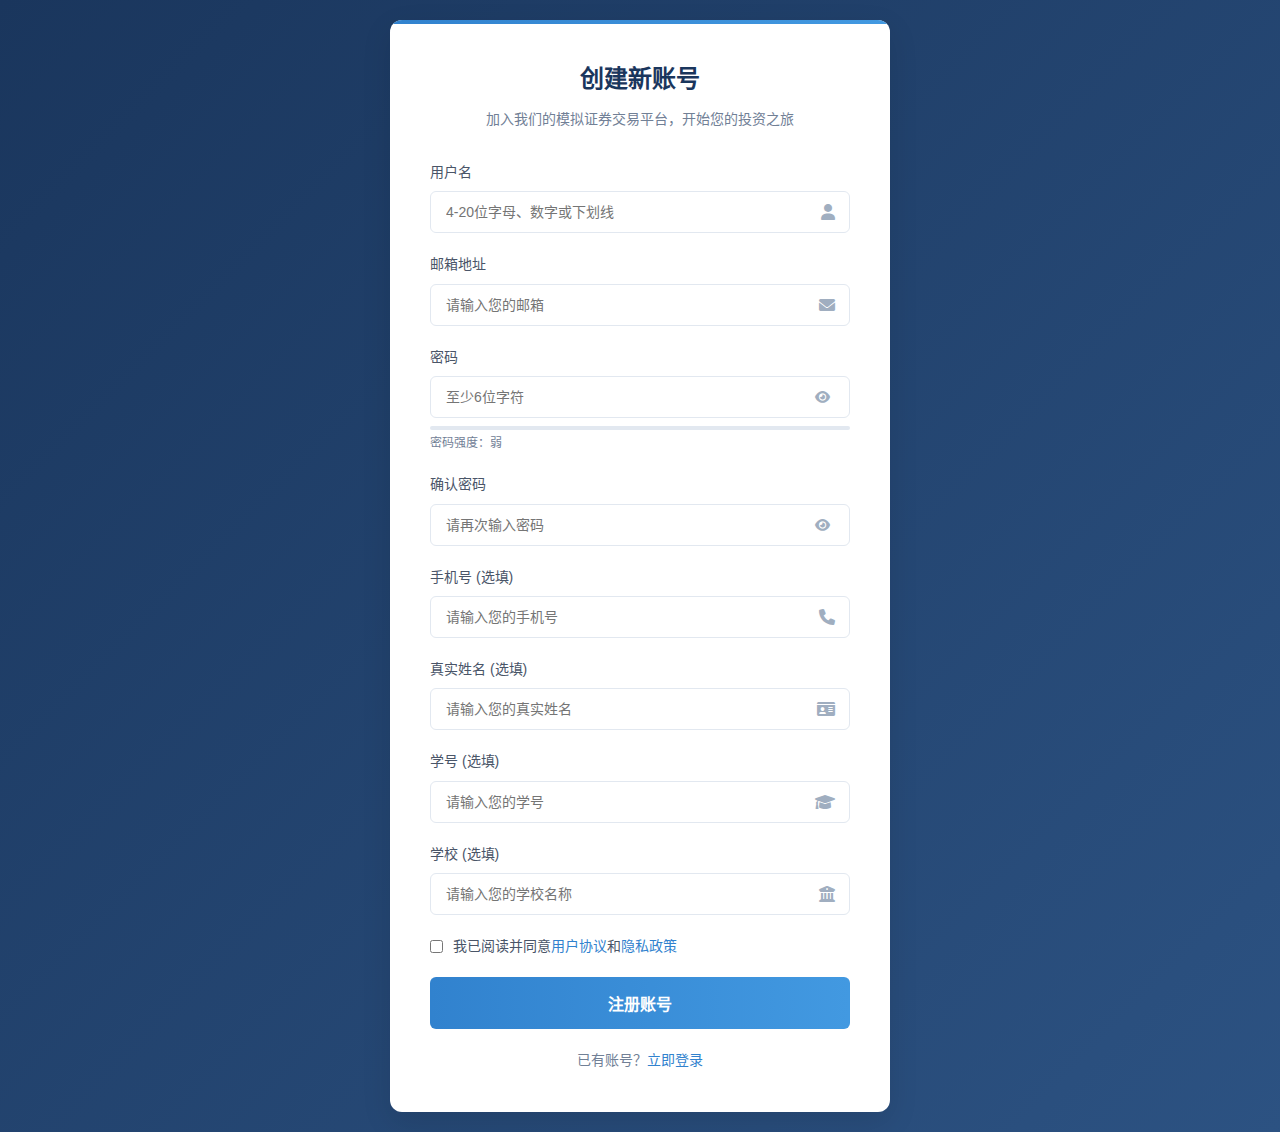
<file: frontend/register.html>
<!DOCTYPE html>
<html lang="zh-CN">
<head>
    <meta charset="UTF-8">
    <meta name="viewport" content="width=device-width, initial-scale=1.0">
    <title>注册 - 模拟证券交易平台</title>
    <link rel="stylesheet" href="https://cdnjs.cloudflare.com/ajax/libs/font-awesome/6.0.0-beta3/css/all.min.css">
    <link rel="stylesheet" href="css/style.css">
    <style>
        /* 注册页特有样式 */
        .register-container {
            display: flex;
            justify-content: center;
            align-items: center;
            min-height: 100vh;
            background: linear-gradient(135deg, #1a365d 0%, #2c5282 100%);
            padding: 20px;
        }
        
        .register-card {
            background: white;
            border-radius: 12px;
            box-shadow: 0 10px 30px rgba(0,0,0,0.1);
            padding: 40px;
            width: 100%;
            max-width: 500px;
            position: relative;
            overflow: hidden;
        }
        
        .register-card::before {
            content: '';
            position: absolute;
            top: 0;
            left: 0;
            right: 0;
            height: 4px;
            background: linear-gradient(90deg, #3182ce, #4299e1);
        }
        
        .register-header {
            text-align: center;
            margin-bottom: 30px;
        }
        
        .register-header h2 {
            color: #1a365d;
            font-size: 24px;
            font-weight: 600;
            margin-bottom: 10px;
        }
        
        .register-header p {
            color: #718096;
            font-size: 14px;
        }
        
        .form-group {
            margin-bottom: 20px;
        }
        
        .form-group label {
            display: block;
            margin-bottom: 8px;
            color: #4a5568;
            font-weight: 500;
            font-size: 14px;
        }
        
        .input-with-icon {
            position: relative;
        }
        
        .input-with-icon input {
            width: 100%;
            padding: 12px 45px 12px 15px;
            border: 1px solid #e2e8f0;
            border-radius: 6px;
            font-size: 14px;
            transition: all 0.3s ease;
        }
        
        .input-with-icon input:focus {
            outline: none;
            border-color: #3182ce;
            box-shadow: 0 0 0 3px rgba(49, 130, 206, 0.1);
        }
        
        .input-with-icon .icon {
            position: absolute;
            right: 15px;
            top: 50%;
            transform: translateY(-50%);
            color: #a0aec0;
        }
        
        .password-strength {
            margin-top: 8px;
        }
        
        .strength-bar {
            height: 4px;
            border-radius: 2px;
            transition: all 0.3s ease;
            background: #e2e8f0;
        }
        
        .strength-bar.weak {
            background: #fc8181;
            width: 33%;
        }
        
        .strength-bar.medium {
            background: #f6e05e;
            width: 66%;
        }
        
        .strength-bar.strong {
            background: #48bb78;
            width: 100%;
        }
        
        .strength-text {
            font-size: 12px;
            color: #718096;
            margin-top: 4px;
        }
        
        .terms {
            display: flex;
            align-items: center;
            margin: 20px 0;
        }
        
        .terms input[type="checkbox"] {
            margin-right: 10px;
        }
        
        .terms label {
            color: #4a5568;
            font-size: 14px;
            cursor: pointer;
        }
        
        .terms a {
            color: #3182ce;
            text-decoration: none;
        }
        
        .terms a:hover {
            text-decoration: underline;
        }
        
        .register-btn {
            width: 100%;
            padding: 14px;
            background: linear-gradient(90deg, #3182ce, #4299e1);
            color: white;
            border: none;
            border-radius: 6px;
            font-size: 16px;
            font-weight: 600;
            cursor: pointer;
            transition: all 0.3s ease;
            display: flex;
            justify-content: center;
            align-items: center;
        }
        
        .register-btn:hover {
            background: linear-gradient(90deg, #2b6cb0, #3182ce);
            transform: translateY(-1px);
            box-shadow: 0 4px 12px rgba(49, 130, 206, 0.3);
        }
        
        .register-btn:disabled {
            background: #a0aec0;
            cursor: not-allowed;
            transform: none;
            box-shadow: none;
        }
        
        .register-btn .loading {
            display: none;
            margin-left: 8px;
        }
        
        .login-link {
            text-align: center;
            margin-top: 20px;
            font-size: 14px;
            color: #718096;
        }
        
        .login-link a {
            color: #3182ce;
            text-decoration: none;
            font-weight: 500;
        }
        
        .login-link a:hover {
            text-decoration: underline;
        }
        
        .error-message {
            color: #e53e3e;
            font-size: 12px;
            margin-top: 4px;
            display: none;
        }
        
        .success-message {
            color: #38a169;
            font-size: 12px;
            margin-top: 4px;
            display: none;
        }
        
        .password-toggle {
            position: absolute;
            right: 15px;
            top: 50%;
            transform: translateY(-50%);
            color: #a0aec0;
            background: none;
            border: none;
            cursor: pointer;
            padding: 5px;
            z-index: 1;
        }
        
        .password-toggle:hover {
            color: #4a5568;
        }
        
        /* 响应式设计 */
        @media (max-width: 768px) {
            .register-card {
                padding: 30px 20px;
            }
            
            .register-header h2 {
                font-size: 20px;
            }
            
            .input-with-icon input {
                padding: 10px 40px 10px 12px;
            }
            
            .register-btn {
                padding: 12px;
                font-size: 14px;
            }
        }
    </style>
</head>
<body>
    <div class="register-container">
        <div class="register-card">
            <div class="register-header">
                <h2>创建新账号</h2>
                <p>加入我们的模拟证券交易平台，开始您的投资之旅</p>
            </div>
            
            <form id="registerForm">
                <div class="form-group">
                    <label for="username">用户名</label>
                    <div class="input-with-icon">
                        <input type="text" id="username" name="username" placeholder="4-20位字母、数字或下划线" required>
                        <i class="fas fa-user icon"></i>
                    </div>
                    <div id="usernameError" class="error-message"></div>
                </div>
                
                <div class="form-group">
                    <label for="email">邮箱地址</label>
                    <div class="input-with-icon">
                        <input type="email" id="email" name="email" placeholder="请输入您的邮箱" required>
                        <i class="fas fa-envelope icon"></i>
                    </div>
                    <div id="emailError" class="error-message"></div>
                </div>
                
                <div class="form-group">
                    <label for="password">密码</label>
                    <div class="input-with-icon">
                        <input type="password" id="password" name="password" placeholder="至少6位字符" required>
                        <button type="button" class="password-toggle" data-target="password">
                            <i class="fas fa-eye"></i>
                        </button>
                    </div>
                    <div class="password-strength">
                        <div id="passwordStrength" class="strength-bar"></div>
                        <div class="strength-text">密码强度：<span id="strengthLevel">弱</span></div>
                    </div>
                    <div id="passwordError" class="error-message"></div>
                </div>
                
                <div class="form-group">
                    <label for="confirm_password">确认密码</label>
                    <div class="input-with-icon">
                        <input type="password" id="confirm_password" name="confirm_password" placeholder="请再次输入密码" required>
                        <button type="button" class="password-toggle" data-target="confirm_password">
                            <i class="fas fa-eye"></i>
                        </button>
                    </div>
                    <div id="confirmPasswordError" class="error-message"></div>
                </div>
                
                <div class="form-group">
                    <label for="phone">手机号 (选填)</label>
                    <div class="input-with-icon">
                        <input type="tel" id="phone" name="phone" placeholder="请输入您的手机号">
                        <i class="fas fa-phone icon"></i>
                    </div>
                    <div id="phoneError" class="error-message"></div>
                </div>
                
                <div class="form-group">
                    <label for="real_name">真实姓名 (选填)</label>
                    <div class="input-with-icon">
                        <input type="text" id="real_name" name="real_name" placeholder="请输入您的真实姓名">
                        <i class="fas fa-id-card icon"></i>
                    </div>
                </div>
                
                <div class="form-group">
                    <label for="student_id">学号 (选填)</label>
                    <div class="input-with-icon">
                        <input type="text" id="student_id" name="student_id" placeholder="请输入您的学号">
                        <i class="fas fa-graduation-cap icon"></i>
                    </div>
                </div>
                
                <div class="form-group">
                    <label for="school">学校 (选填)</label>
                    <div class="input-with-icon">
                        <input type="text" id="school" name="school" placeholder="请输入您的学校名称">
                        <i class="fas fa-university icon"></i>
                    </div>
                </div>
                
                <div class="terms">
                    <input type="checkbox" id="agree_terms" name="agree_terms" required>
                    <label for="agree_terms">我已阅读并同意<a href="#" target="_blank">用户协议</a>和<a href="#" target="_blank">隐私政策</a></label>
                </div>
                <div id="termsError" class="error-message"></div>
                
                <button type="submit" id="registerBtn" class="register-btn">
                    <span id="registerText">注册账号</span>
                    <span id="registerLoading" class="loading"><i class="fas fa-spinner fa-spin"></i></span>
                </button>
                
                <div class="login-link">
                    已有账号？<a href="login.html">立即登录</a>
                </div>
            </form>
        </div>
    </div>
    
    <!-- JavaScript -->
    <script src="js/config.js"></script>
    <script src="js/utils.js"></script>
    <script src="js/api.js"></script>
    <script src="js/auth.js"></script>
    
    <script>
        // 检查密码强度
        function checkPasswordStrength() {
            const password = document.getElementById('password').value;
            const strengthBar = document.getElementById('passwordStrength');
            const strengthLevel = document.getElementById('strengthLevel');
            
            if (!password) {
                strengthBar.className = 'strength-bar';
                strengthBar.style.width = '0%';
                strengthLevel.textContent = '弱';
                return;
            }
            
            let strength = 0;
            
            // 长度检查
            if (password.length >= 6) strength += 1;
            if (password.length >= 8) strength += 1;
            
            // 复杂性检查
            if (/[a-z]/.test(password)) strength += 1;
            if (/[A-Z]/.test(password)) strength += 1;
            if (/[0-9]/.test(password)) strength += 1;
            if (/[^a-zA-Z0-9]/.test(password)) strength += 1;
            
            // 更新强度条
            let width = 0;
            let className = '';
            let levelText = '';
            
            if (strength <= 2) {
                width = 33;
                className = 'weak';
                levelText = '弱';
            } else if (strength <= 4) {
                width = 66;
                className = 'medium';
                levelText = '中';
            } else {
                width = 100;
                className = 'strong';
                levelText = '强';
            }
            
            strengthBar.className = 'strength-bar ' + className;
            strengthBar.style.width = width + '%';
            strengthLevel.textContent = levelText;
        }
        
        // 检查密码是否匹配
        function checkPasswordMatch() {
            const password = document.getElementById('password').value;
            const confirmPassword = document.getElementById('confirm_password').value;
            const errorElement = document.getElementById('confirmPasswordError');
            
            if (!confirmPassword) return;
            
            if (password !== confirmPassword) {
                showError('confirmPasswordError', '两次输入的密码不一致');
                return false;
            } else {
                clearError('confirmPasswordError');
                return true;
            }
        }
        
        // 检查用户名可用性
        async function checkUsernameAvailability() {
            const username = document.getElementById('username').value.trim();
            const errorElement = document.getElementById('usernameError');
            
            if (!username) return;
            
            // 检查用户名格式
            const usernameRegex = /^[a-zA-Z0-9_]{4,20}$/;
            if (!usernameRegex.test(username)) {
                showError('usernameError', '用户名格式不正确（4-20位字母、数字或下划线）');
                return false;
            }
            
            // TODO: 这里可以添加检查用户名是否已存在的API调用
            // 暂时只检查格式
            clearError('usernameError');
            return true;
        }
        
        // 检查邮箱格式
        function checkEmailFormat() {
            const email = document.getElementById('email').value.trim();
            const errorElement = document.getElementById('emailError');
            
            if (!email) return;
            
            const emailRegex = /^[^\s@]+@[^\s@]+\.[^\s@]+$/;
            if (!emailRegex.test(email)) {
                showError('emailError', '邮箱格式不正确');
                return false;
            }
            
            // 检查是否是学校邮箱（可选）
            if (!email.includes('.edu.cn') && !email.includes('@school')) {
                showError('emailError', '建议使用学校邮箱注册', 'warning');
            } else {
                clearError('emailError');
            }
            
            return true;
        }
        
        // 检查手机号格式
        function checkPhoneFormat() {
            const phone = document.getElementById('phone').value.trim();
            const errorElement = document.getElementById('phoneError');
            
            if (!phone) return;
            
            const phoneRegex = /^1[3-9]\d{9}$/;
            if (!phoneRegex.test(phone)) {
                showError('phoneError', '手机号格式不正确');
                return false;
            }
            
            clearError('phoneError');
            return true;
        }
        
        // 验证表单
        function validateForm() {
            let isValid = true;
            
            // 检查必填字段
            const requiredFields = ['username', 'email', 'password', 'confirm_password'];
            requiredFields.forEach(fieldId => {
                const field = document.getElementById(fieldId);
                if (!field.value.trim()) {
                    showError(fieldId + 'Error', '此项为必填项');
                    isValid = false;
                }
            });
            
            // 检查用户名格式
            if (!checkUsernameAvailability()) isValid = false;
            
            // 检查邮箱格式
            if (!checkEmailFormat()) isValid = false;
            
            // 检查密码强度
            const password = document.getElementById('password').value;
            if (password.length < 6) {
                showError('passwordError', '密码长度至少为6位');
                isValid = false;
            }
            
            // 检查密码是否匹配
            if (!checkPasswordMatch()) isValid = false;
            
            // 检查手机号格式（如果填写了）
            const phone = document.getElementById('phone').value.trim();
            if (phone && !checkPhoneFormat()) isValid = false;
            
            // 检查是否同意条款
            const agreeTerms = document.getElementById('agree_terms').checked;
            if (!agreeTerms) {
                showError('termsError', '请同意用户协议和隐私政策');
                isValid = false;
            }
            
            return isValid;
        }
        
        // 显示错误信息
        function showError(elementId, message, type = 'error') {
            const element = document.getElementById(elementId);
            if (element) {
                element.textContent = message;
                element.style.display = 'block';
                element.className = type === 'warning' ? 'success-message' : 'error-message';
            }
        }
        
        // 清除错误信息
        function clearError(elementId) {
            const element = document.getElementById(elementId);
            if (element) {
                element.textContent = '';
                element.style.display = 'none';
            }
        }
        
        // 清除所有错误信息
        function clearAllErrors() {
            document.querySelectorAll('.error-message, .success-message').forEach(element => {
                element.textContent = '';
                element.style.display = 'none';
            });
        }
        
        // DOM加载完成后执行
        document.addEventListener('DOMContentLoaded', function() {
            // 绑定密码显示/隐藏按钮
            document.querySelectorAll('.password-toggle').forEach(button => {
                button.addEventListener('click', function() {
                    const input = document.getElementById(this.getAttribute('data-target'));
                    const icon = this.querySelector('i');
                    
                    if (input.type === 'password') {
                        input.type = 'text';
                        icon.classList.remove('fa-eye');
                        icon.classList.add('fa-eye-slash');
                    } else {
                        input.type = 'password';
                        icon.classList.remove('fa-eye-slash');
                        icon.classList.add('fa-eye');
                    }
                });
            });
            
            // 绑定输入验证事件
            document.getElementById('username').addEventListener('blur', checkUsernameAvailability);
            document.getElementById('email').addEventListener('blur', checkEmailFormat);
            document.getElementById('password').addEventListener('input', checkPasswordStrength);
            document.getElementById('confirm_password').addEventListener('input', checkPasswordMatch);
            document.getElementById('phone').addEventListener('blur', checkPhoneFormat);
            
            // 注意：表单提交事件已在auth.js中绑定到handleRegister函数
            // 这里只进行前端验证，不绑定额外的提交事件
        });
    </script>
</body>
</html>
</file>
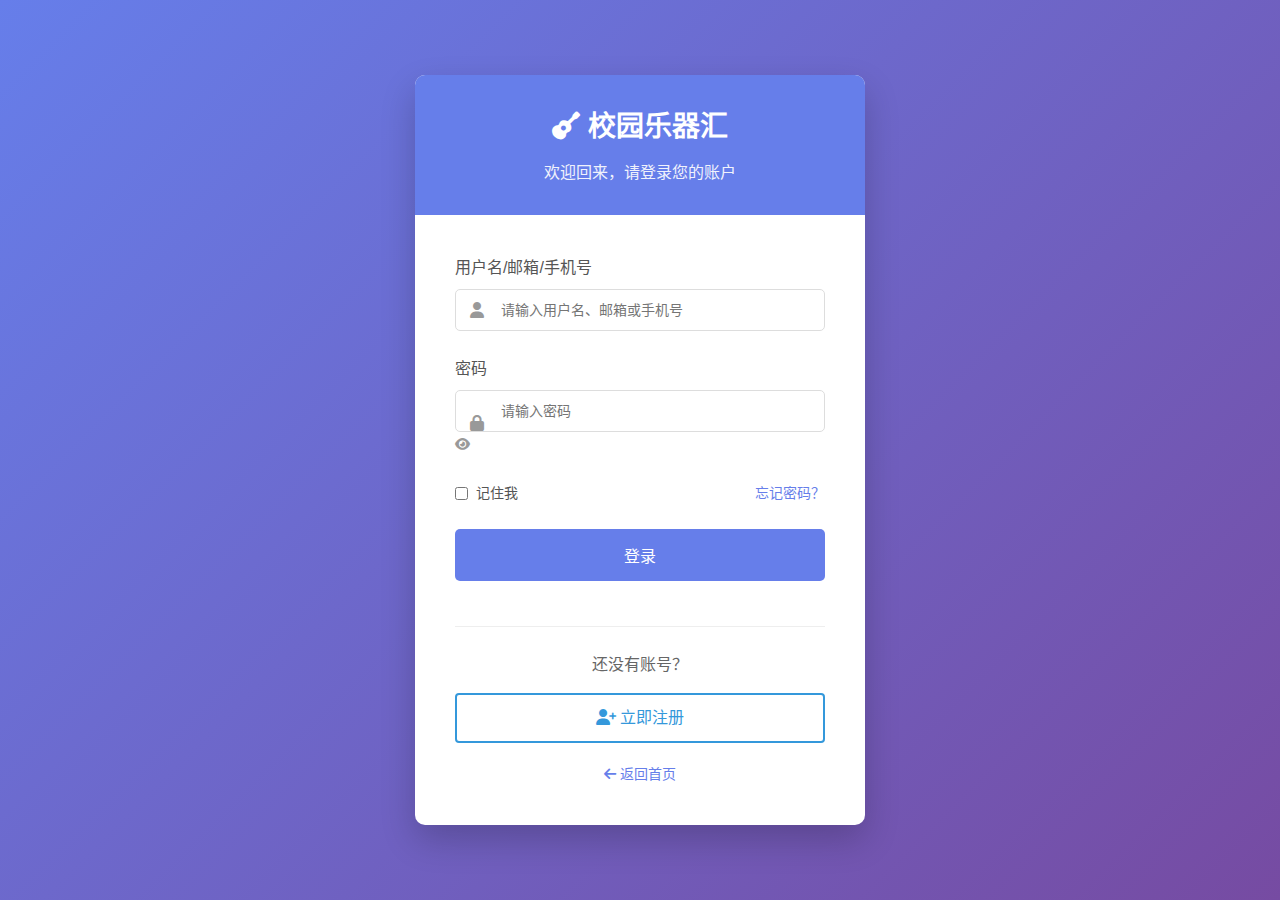
<file: frontend/test-api-config.html>
<!DOCTYPE html>
<html lang="zh-CN">
<head>
    <meta charset="UTF-8">
    <meta name="viewport" content="width=device-width, initial-scale=1.0">
    <title>测试API配置</title>
</head>
<body>
    <h1>测试API配置</h1>
    <div id="results"></div>

    <script>
        // 检查全局变量
        console.log('Before config.js - API_BASE_URL:', typeof API_BASE_URL !== 'undefined' ? API_BASE_URL : 'undefined');
        console.log('Before config.js - CONFIG:', typeof CONFIG !== 'undefined' ? CONFIG : 'undefined');
        
        document.getElementById('results').innerHTML += '<p>Before config.js - API_BASE_URL: ' + (typeof API_BASE_URL !== 'undefined' ? API_BASE_URL : 'undefined') + '</p>';
        document.getElementById('results').innerHTML += '<p>Before config.js - CONFIG: ' + (typeof CONFIG !== 'undefined' ? JSON.stringify(CONFIG) : 'undefined') + '</p>';
    </script>

    <script src="js/config.js"></script>

    <script>
        // 检查CONFIG对象
        console.log('After config.js - CONFIG:', CONFIG);
        document.getElementById('results').innerHTML += '<p>After config.js - CONFIG: ' + JSON.stringify(CONFIG) + '</p>';
    </script>

    <script src="js/utils.js"></script>
    <script src="js/api.js"></script>
    <script src="js/auth.js"></script>

    <script>
        // 检查所有全局变量
        console.log('All scripts loaded - API_BASE_URL:', typeof API_BASE_URL !== 'undefined' ? API_BASE_URL : 'undefined');
        console.log('All scripts loaded - CONFIG:', CONFIG);
        
        document.getElementById('results').innerHTML += '<p>All scripts loaded - API_BASE_URL: ' + (typeof API_BASE_URL !== 'undefined' ? API_BASE_URL : 'undefined') + '</p>';
        document.getElementById('results').innerHTML += '<p>All scripts loaded - CONFIG: ' + JSON.stringify(CONFIG) + '</p>';
        
        // 测试登录API
        async function testLogin() {
            try {
                const response = await fetch(`${CONFIG.API_BASE}/auth/csrf_token`, {
                    credentials: 'include'
                });
                const data = await response.json();
                console.log('CSRF token:', data);
                document.getElementById('results').innerHTML += '<p>CSRF token获取成功: ' + data.csrf_token + '</p>';
            } catch (error) {
                console.error('测试登录失败:', error);
                document.getElementById('results').innerHTML += '<p>错误: ' + error.message + '</p>';
            }
        }
        
        // 运行测试
        testLogin();
    </script>
</body>
</html>
</file>
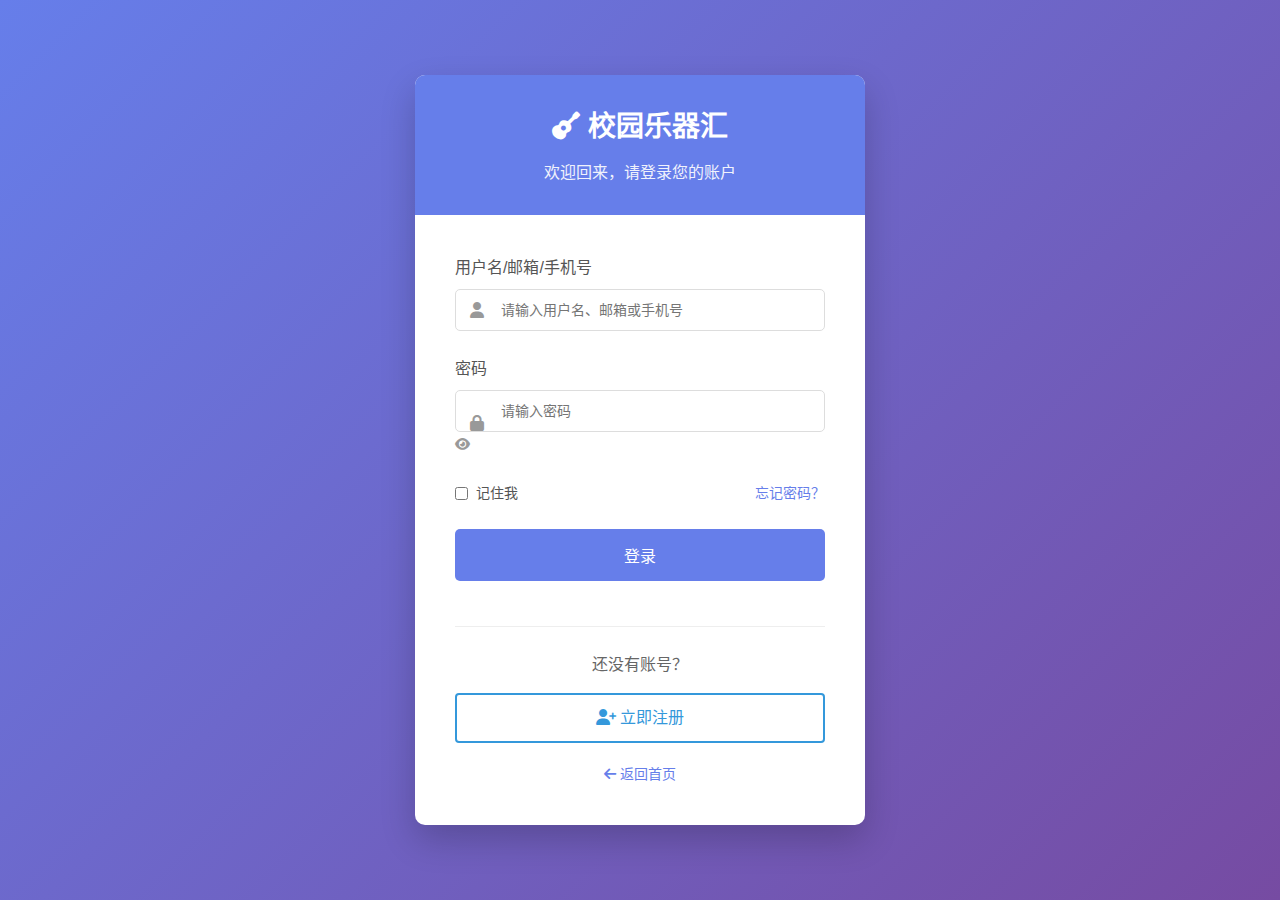
<file: frontend/user.html>
<!DOCTYPE html>
<html lang="zh-CN">
<head>
    <meta charset="UTF-8">
    <meta name="viewport" content="width=device-width, initial-scale=1.0">
    <title>个人中心 - 校园二手乐器交易平台</title>
    
    <!-- CSS样式 -->
    <link rel="stylesheet" href="https://cdn.bootcdn.net/ajax/libs/font-awesome/6.4.0/css/all.min.css">
    <link rel="stylesheet" href="css/style.css">
    
    <style>
        /* 个人中心特有样式 */
        .user-container {
            padding: 40px 0;
            min-height: 80vh;
        }
        
        .user-sidebar {
            position: sticky;
            top: 100px;
        }
        
        .user-profile-card {
            background: white;
            border-radius: 10px;
            box-shadow: 0 5px 15px rgba(0,0,0,0.05);
            padding: 30px;
            text-align: center;
            margin-bottom: 20px;
        }
        
        .user-avatar {
            width: 100px;
            height: 100px;
            border-radius: 50%;
            object-fit: cover;
            margin-bottom: 20px;
            border: 3px solid #667eea;
        }
        
        .user-name {
            font-size: 20px;
            font-weight: 600;
            color: #333;
            margin-bottom: 10px;
        }
        
        .user-email {
            color: #666;
            margin-bottom: 15px;
            font-size: 14px;
        }
        
        .user-credit {
            background: #f8f9fa;
            padding: 10px 15px;
            border-radius: 20px;
            display: inline-block;
            color: #f39c12;
            font-weight: 500;
        }
        
        .user-menu {
            background: white;
            border-radius: 10px;
            box-shadow: 0 5px 15px rgba(0,0,0,0.05);
            overflow: hidden;
        }
        
        .menu-item {
            display: block;
            padding: 15px 20px;
            color: #555;
            text-decoration: none;
            border-left: 3px solid transparent;
            transition: all 0.3s ease;
            display: flex;
            align-items: center;
            gap: 10px;
        }
        
        .menu-item:hover {
            background: #f8f9fa;
            color: #667eea;
            border-left-color: #667eea;
        }
        
        .menu-item.active {
            background: rgba(102, 126, 234, 0.1);
            color: #667eea;
            border-left-color: #667eea;
        }
        
        .menu-item i {
            width: 20px;
            text-align: center;
        }
        
        .user-content {
            background: white;
            border-radius: 10px;
            box-shadow: 0 5px 15px rgba(0,0,0,0.05);
            padding: 30px;
        }
        
        .content-header {
            display: flex;
            justify-content: space-between;
            align-items: center;
            margin-bottom: 30px;
            padding-bottom: 20px;
            border-bottom: 1px solid #f0f0f0;
        }
        
        .content-header h2 {
            font-size: 24px;
            color: #333;
            margin: 0;
            display: flex;
            align-items: center;
            gap: 10px;
        }
        
        .section-title {
            font-size: 20px;
            color: #333;
            margin-bottom: 25px;
            padding-bottom: 15px;
            border-bottom: 2px solid #667eea;
            display: flex;
            align-items: center;
            gap: 10px;
        }
        
        /* 资料编辑样式 */
        .profile-form .form-group {
            margin-bottom: 25px;
        }
        
        .profile-form label {
            display: block;
            margin-bottom: 8px;
            color: #555;
            font-weight: 500;
        }
        
        .profile-form .form-control {
            width: 100%;
            padding: 12px 15px;
            border: 1px solid #ddd;
            border-radius: 5px;
            font-size: 14px;
        }
        
        .profile-form .form-row {
            display: grid;
            grid-template-columns: repeat(auto-fit, minmax(200px, 1fr));
            gap: 20px;
        }
        
        .avatar-upload {
            display: flex;
            align-items: center;
            gap: 20px;
            margin-bottom: 25px;
        }
        
        .avatar-preview {
            width: 100px;
            height: 100px;
            border-radius: 50%;
            overflow: hidden;
            border: 2px solid #ddd;
        }
        
        .avatar-preview img {
            width: 100%;
            height: 100%;
            object-fit: cover;
        }
        
        .avatar-actions {
            flex: 1;
        }
        
        .avatar-actions input[type="file"] {
            display: none;
        }
        
        /* 乐器列表样式 */
        .instruments-list {
            display: grid;
            grid-template-columns: repeat(auto-fill, minmax(250px, 1fr));
            gap: 20px;
        }
        
        .instrument-card {
            background: white;
            border-radius: 8px;
            overflow: hidden;
            box-shadow: 0 3px 10px rgba(0,0,0,0.05);
            transition: all 0.3s ease;
            border: 1px solid #f0f0f0;
        }
        
        .instrument-card:hover {
            transform: translateY(-5px);
            box-shadow: 0 5px 20px rgba(0,0,0,0.1);
        }
        
        .instrument-image {
            height: 160px;
            overflow: hidden;
            position: relative;
        }
        
        .instrument-image img {
            width: 100%;
            height: 100%;
            object-fit: cover;
            transition: transform 0.5s;
        }
        
        .instrument-card:hover .instrument-image img {
            transform: scale(1.05);
        }
        
        .instrument-status {
            position: absolute;
            top: 10px;
            right: 10px;
            padding: 4px 8px;
            border-radius: 4px;
            font-size: 12px;
            font-weight: 500;
        }
        
        .status-available {
            background: #2ecc71;
            color: white;
        }
        
        .status-pending {
            background: #f39c12;
            color: white;
        }
        
        .status-sold {
            background: #e74c3c;
            color: white;
        }
        
        .status-removed {
            background: #95a5a6;
            color: white;
        }
        
        .instrument-info {
            padding: 15px;
        }
        
        .instrument-title {
            font-size: 16px;
            font-weight: 600;
            margin-bottom: 10px;
            color: #333;
            display: -webkit-box;
            -webkit-line-clamp: 2;
            -webkit-box-orient: vertical;
            overflow: hidden;
            height: 40px;
        }
        
        .instrument-price {
            color: #e74c3c;
            font-weight: 600;
            font-size: 18px;
            margin-bottom: 10px;
        }
        
        .instrument-actions {
            display: flex;
            gap: 10px;
            margin-top: 15px;
        }
        
        .instrument-actions .btn {
            flex: 1;
            padding: 8px;
            font-size: 12px;
        }
        
        /* 订单列表样式 */
        .orders-list {
            display: flex;
            flex-direction: column;
            gap: 20px;
        }
        
        .order-card {
            background: white;
            border-radius: 8px;
            padding: 20px;
            box-shadow: 0 3px 10px rgba(0,0,0,0.05);
            border: 1px solid #f0f0f0;
        }
        
        .order-header {
            display: flex;
            justify-content: space-between;
            align-items: center;
            margin-bottom: 15px;
            padding-bottom: 15px;
            border-bottom: 1px solid #f0f0f0;
        }
        
        .order-id {
            font-weight: 600;
            color: #333;
        }
        
        .order-status {
            padding: 4px 12px;
            border-radius: 20px;
            font-size: 12px;
            font-weight: 500;
        }
        
        .order-info {
            display: grid;
            grid-template-columns: repeat(auto-fit, minmax(200px, 1fr));
            gap: 15px;
            margin-bottom: 15px;
        }
        
        .order-item {
            display: flex;
            align-items: center;
            gap: 15px;
        }
        
        .order-item img {
            width: 60px;
            height: 60px;
            border-radius: 8px;
            object-fit: cover;
        }
        
        .order-item-info {
            flex: 1;
        }
        
        .order-item-title {
            font-weight: 500;
            color: #333;
            margin-bottom: 5px;
        }
        
        .order-item-price {
            color: #e74c3c;
            font-weight: 600;
        }
        
        .order-footer {
            display: flex;
            justify-content: space-between;
            align-items: center;
            margin-top: 15px;
            padding-top: 15px;
            border-top: 1px solid #f0f0f0;
        }
        
        .order-total {
            font-weight: 600;
            color: #333;
            font-size: 18px;
        }
        
        /* 收藏列表样式 */
        .favorites-empty {
            text-align: center;
            padding: 60px 20px;
            color: #666;
        }
        
        .favorites-empty i {
            font-size: 60px;
            margin-bottom: 20px;
            color: #ddd;
        }
        
        /* 响应式设计 */
        @media (max-width: 768px) {
            .user-sidebar {
                margin-bottom: 30px;
            }
            
            .instruments-list {
                grid-template-columns: 1fr;
            }
            
            .order-info {
                grid-template-columns: 1fr;
            }
            
            .order-footer {
                flex-direction: column;
                gap: 15px;
                align-items: flex-start;
            }
        }
    </style>
</head>
<body>
    <!-- 导航栏 -->
    <nav class="navbar">
        <div class="container">
            <a href="index.html" class="logo">
                <i class="fas fa-guitar"></i>
                <span>校园乐器汇</span>
            </a>
            
            <div class="nav-menu">
                <a href="index.html">
                    <i class="fas fa-home"></i> 首页
                </a>
                <a href="publish.html">
                    <i class="fas fa-plus-circle"></i> 发布
                </a>
                <a href="cart.html" id="cartLink">
                    <i class="fas fa-shopping-cart"></i>
                    <span class="cart-count">0</span> 购物车
                </a>
                <a href="user.html" class="active">
                    <i class="fas fa-user"></i> 个人中心
                </a>
                
                <div class="user-dropdown">
                    <button class="user-btn" id="userBtn">
                        <i class="fas fa-user"></i>
                        <span id="username">未登录</span>
                        <i class="fas fa-chevron-down"></i>
                    </button>
                    <div class="dropdown-menu" id="userMenu">
                        <a href="user.html">
                            <i class="fas fa-user-circle"></i> 个人中心
                        </a>
                        <a href="user.html#favorites">
                            <i class="fas fa-heart"></i> 我的收藏
                        </a>
                        <div class="divider"></div>
                        <a href="#" id="logoutBtn">
                            <i class="fas fa-sign-out-alt"></i> 退出登录
                        </a>
                    </div>
                </div>
                
                <div class="auth-buttons" id="authButtons">
                    <a href="login.html" class="btn btn-outline">登录</a>
                    <a href="register.html" class="btn btn-primary">注册</a>
                </div>
            </div>
        </div>
    </nav>

    <!-- 个人中心内容 -->
    <main class="user-container">
        <div class="container">
            <div class="row" style="display: grid; grid-template-columns: 250px 1fr; gap: 30px;">
                <!-- 侧边栏 -->
                <div class="user-sidebar">
                    <div class="user-profile-card" id="userProfileCard">
                        <!-- 用户信息将通过JS动态加载 -->
                        <div class="loading">加载中...</div>
                    </div>
                    
                    <div class="user-menu">
                        <a href="#profile" class="menu-item active" onclick="showSection('profile')">
                            <i class="fas fa-user-edit"></i>
                            <span>个人资料</span>
                        </a>
                        <a href="#my-instruments" class="menu-item" onclick="showSection('my-instruments')">
                            <i class="fas fa-music"></i>
                            <span>我的发布</span>
                        </a>
                        <a href="#favorites" class="menu-item" onclick="showSection('favorites')">
                            <i class="fas fa-heart"></i>
                            <span>我的收藏</span>
                        </a>
                        <a href="#orders" class="menu-item" onclick="showSection('orders')">
                            <i class="fas fa-file-alt"></i>
                            <span>我的订单</span>
                        </a>
                        <a href="#settings" class="menu-item" onclick="showSection('settings')">
                            <i class="fas fa-cog"></i>
                            <span>账户设置</span>
                        </a>
                    </div>
                </div>
                
                <!-- 主内容区 -->
                <div class="user-content">
                    <!-- 个人资料 -->
                    <div id="profile-section" class="content-section active">
                        <div class="content-header">
                            <h2><i class="fas fa-user-edit"></i> 个人资料</h2>
                        </div>
                        
                        <form id="profileForm" enctype="multipart/form-data">
                            <div class="avatar-upload">
                                <div class="avatar-preview">
                                    <img id="avatarPreview" src="images/default-avatar.svg" alt="头像预览">
                                </div>
                                <div class="avatar-actions">
                                    <label class="btn btn-outline">
                                        <i class="fas fa-camera"></i> 更换头像
                                        <input type="file" id="avatar" name="avatar" accept="image/jpeg,image/png" style="display: none;">
                                    </label>
                                    <button type="button" class="btn btn-outline" id="removeAvatarBtn" style="margin-top: 10px;">
                                        <i class="fas fa-trash"></i> 移除头像
                                    </button>
                                    <p class="hint">支持 JPG、PNG 格式，建议尺寸 200x200px，文件大小不超过2MB</p>
                                </div>
                            </div>
                            
                            <div class="form-row">
                                <div class="form-group">
                                    <label>用户名</label>
                                    <input type="text" class="form-control" id="profileUsername" readonly>
                                </div>
                                <div class="form-group">
                                    <label>邮箱</label>
                                    <input type="email" class="form-control" id="profileEmail" readonly>
                                </div>
                            </div>
                            
                            <div class="form-row">
                                <div class="form-group">
                                    <label>真实姓名</label>
                                    <input type="text" class="form-control" id="real_name" name="real_name">
                                </div>
                                <div class="form-group">
                                    <label>手机号</label>
                                    <input type="tel" class="form-control" id="phone" name="phone">
                                </div>
                            </div>
                            
                            <div class="form-row">
                                <div class="form-group">
                                    <label>学号</label>
                                    <input type="text" class="form-control" id="student_id" name="student_id">
                                </div>
                                <div class="form-group">
                                    <label>学校</label>
                                    <input type="text" class="form-control" id="school" name="school">
                                </div>
                            </div>
                            
                            <div class="form-group">
                                <label>个人简介</label>
                                <textarea class="form-control" id="bio" name="bio" rows="3" placeholder="介绍一下自己..."></textarea>
                            </div>
                            
                            <button type="submit" class="btn btn-primary">
                                <i class="fas fa-save"></i> 保存修改
                            </button>
                        </form>
                    </div>
                    
                    <!-- 我的发布 -->
                    <div id="my-instruments-section" class="content-section" style="display: none;">
                        <div class="content-header">
                            <h2><i class="fas fa-music"></i> 我的发布</h2>
                            <a href="publish.html" class="btn btn-primary">
                                <i class="fas fa-plus"></i> 发布新乐器
                            </a>
                        </div>
                        
                        <div class="instruments-list" id="myInstrumentsList">
                            <!-- 我的发布将通过JS动态加载 -->
                            <div class="loading">加载中...</div>
                        </div>
                    </div>
                    
                    <!-- 我的收藏 -->
                    <div id="favorites-section" class="content-section" style="display: none;">
                        <div class="content-header">
                            <h2><i class="fas fa-heart"></i> 我的收藏</h2>
                        </div>
                        
                        <div class="instruments-list" id="favoritesList">
                            <!-- 收藏列表将通过JS动态加载 -->
                            <div class="loading">加载中...</div>
                        </div>
                    </div>
                    
                    <!-- 我的订单 -->
                    <div id="orders-section" class="content-section" style="display: none;">
                        <div class="content-header">
                            <h2><i class="fas fa-file-alt"></i> 我的订单</h2>
                        </div>
                        
                        <div class="orders-list" id="ordersList">
                            <!-- 订单列表将通过JS动态加载 -->
                            <div class="loading">加载中...</div>
                        </div>
                    </div>
                    
                    <!-- 账户设置 -->
                    <div id="settings-section" class="content-section" style="display: none;">
                        <div class="content-header">
                            <h2><i class="fas fa-cog"></i> 账户设置</h2>
                        </div>
                        
                        <div class="section-title">
                            <i class="fas fa-lock"></i> 修改密码
                        </div>
                        
                        <form id="passwordForm">
                            <div class="form-row">
                                <div class="form-group">
                                    <label>当前密码</label>
                                    <input type="password" class="form-control" id="old_password" name="old_password" required>
                                </div>
                            </div>
                            
                            <div class="form-row">
                                <div class="form-group">
                                    <label>新密码</label>
                                    <input type="password" class="form-control" id="new_password" name="new_password" required>
                                </div>
                                <div class="form-group">
                                    <label>确认新密码</label>
                                    <input type="password" class="form-control" id="confirm_password" name="confirm_password" required>
                                </div>
                            </div>
                            
                            <button type="submit" class="btn btn-primary">
                                <i class="fas fa-key"></i> 修改密码
                            </button>
                        </form>
                        
                        <div class="section-title" style="margin-top: 40px;">
                            <i class="fas fa-bell"></i> 通知设置
                        </div>
                        
                        <form id="notificationForm">
                            <div class="form-group">
                                <label class="checkbox">
                                    <input type="checkbox" id="email_notifications" name="email_notifications" checked>
                                    <span>邮件通知</span>
                                </label>
                            </div>
                            
                            <div class="form-group">
                                <label class="checkbox">
                                    <input type="checkbox" id="sms_notifications" name="sms_notifications">
                                    <span>短信通知</span>
                                </label>
                            </div>
                            
                            <div class="form-group">
                                <label class="checkbox">
                                    <input type="checkbox" id="push_notifications" name="push_notifications" checked>
                                    <span>推送通知</span>
                                </label>
                            </div>
                            
                            <button type="submit" class="btn btn-primary">
                                <i class="fas fa-save"></i> 保存设置
                            </button>
                        </form>
                        
                        <div class="section-title" style="margin-top: 40px;">
                            <i class="fas fa-exclamation-triangle"></i> 账户安全
                        </div>
                        
                        <div class="danger-zone">
                            <p style="color: #666; margin-bottom: 20px;">删除账户将永久删除所有数据，此操作不可撤销。</p>
                            <button class="btn btn-danger" id="deleteAccountBtn">
                                <i class="fas fa-trash"></i> 删除账户
                            </button>
                        </div>
                    </div>
                </div>
            </div>
        </div>
    </main>

    <!-- 页脚 -->
    <footer class="footer">
        <div class="container">
            <div class="footer-content">
                <div class="footer-section">
                    <h3>校园乐器汇</h3>
                    <p>专注于校园二手乐器交易，让音乐传递更远</p>
                </div>
                <div class="footer-section">
                    <h4>帮助中心</h4>
                    <ul>
                        <li><a href="#">账户管理</a></li>
                        <li><a href="#">交易指南</a></li>
                        <li><a href="#">常见问题</a></li>
                    </ul>
                </div>
                <div class="footer-section">
                    <h4>联系我们</h4>
                    <p>课程项目 - 软件工程</p>
                </div>
            </div>
        </div>
    </footer>

    <!-- JavaScript -->
    <script src="js/config.js"></script>
<script src="js/utils.js"></script>
<script src="js/api.js"></script>
<script src="js/auth.js"></script>
<script src="js/instrument.js"></script>
    
    <script>
        // 设置API基础URL
        // API基础URL已在config.js中定义
        
        // 当前用户信息
        let currentUser = null;
        
        // 页面初始化
        document.addEventListener('DOMContentLoaded', function() {
            // 检查登录状态
            checkAuthStatus();
            
            // 加载用户数据
            loadUserData();
            
            // 绑定事件
            bindEvents();
            
            // 根据URL哈希显示对应部分
            const hash = window.location.hash.substring(1);
            if (hash) {
                showSection(hash);
            }
        });
        
        // 检查登录状态
        async function checkAuthStatus() {
            try {
                const response = await fetch(`${CONFIG.API_BASE}/auth/check_auth`, {
                    credentials: 'include'
                });
                const data = await response.json();
                
                if (!data.authenticated) {
                    // 未登录，跳转到登录页
                    showNotification('请先登录', 'warning');
                    setTimeout(() => {
                        window.location.href = 'login.html';
                    }, 1500);
                    return false;
                }
                currentUser = data.user;
                return true;
            } catch (error) {
                console.error('检查登录状态失败:', error);
                return false;
            }
        }
        
        // 加载用户数据
        async function loadUserData() {
            const isAuthenticated = await checkAuthStatus();
            if (!isAuthenticated) return;
            
            // 加载用户资料
            loadUserProfile();
            
            // 加载我的发布
            loadMyInstruments();
            
            // 加载我的收藏
            loadFavorites();
            
            // 加载我的订单
            loadOrders();
        }
        
        // 加载用户资料
        async function loadUserProfile() {
            try {
                const response = await fetch(`${CONFIG.API_BASE}/users/profile`, {
                    credentials: 'include'
                });
                const data = await response.json();
                
                if (data.success && data.user) {
                    currentUser = data.user;
                    renderUserProfile(data.user);
                }
            } catch (error) {
                console.error('加载用户资料失败:', error);
            }
        }
        
        // 渲染用户资料
        function renderUserProfile(user) {
            // 更新侧边栏用户卡片
            const userProfileCard = document.getElementById('userProfileCard');
            if (userProfileCard) {
                userProfileCard.innerHTML = `
                    <img src="${user.avatar || 'images/default-avatar.svg'}" 
                         class="user-avatar" 
                         alt="${user.username}"
                         onerror="this.src='images/default-avatar.svg'">
                    <h3 class="user-name">${user.real_name || user.username}</h3>
                    <p class="user-email">${user.email}</p>
                    <div class="user-credit">
                        <i class="fas fa-star"></i> 信用分: ${user.credit_score || 100}
                    </div>
                `;
            }
            
            // 更新资料表单
            document.getElementById('profileUsername').value = user.username;
            document.getElementById('profileEmail').value = user.email;
            document.getElementById('real_name').value = user.real_name || '';
            document.getElementById('phone').value = user.phone || '';
            document.getElementById('student_id').value = user.student_id || '';
            document.getElementById('school').value = user.school || '';
            document.getElementById('bio').value = user.bio || '';
            
            // 更新头像预览
            const avatarPreview = document.getElementById('avatarPreview');
            if (avatarPreview) {
                avatarPreview.src = user.avatar || 'images/default-avatar.svg';
            }
            
            // 重置头像输入
            const avatarInput = document.getElementById('avatar');
            if (avatarInput) {
                avatarInput.value = '';
            }
            
            // 更新导航栏用户名
            const usernameSpan = document.getElementById('username');
            if (usernameSpan) {
                usernameSpan.textContent = user.username;
            }
        }
        
        // 加载我的发布
        async function loadMyInstruments() {
            try {
                const response = await fetch(`${CONFIG.API_BASE}/users/instruments`, {
                    credentials: 'include'
                });
                const data = await response.json();
                
                if (data.success && data.instruments) {
                    renderMyInstruments(data.instruments);
                } else {
                    renderMyInstruments([]);
                }
            } catch (error) {
                console.error('加载我的发布失败:', error);
                renderMyInstruments([]);
            }
        }
        
        // 渲染我的发布
        function renderMyInstruments(instruments) {
            const container = document.getElementById('myInstrumentsList');
            if (!container) return;
            
            if (!instruments || instruments.length === 0) {
                container.innerHTML = `
                    <div class="favorites-empty">
                        <i class="fas fa-music"></i>
                        <h3>暂无发布的乐器</h3>
                        <p>快去发布你的第一个乐器吧！</p>
                        <a href="publish.html" class="btn btn-primary">发布乐器</a>
                    </div>
                `;
                return;
            }
            
            container.innerHTML = instruments.map(instrument => `
                <div class="instrument-card">
                    <div class="instrument-image">
                        <img src="${instrument.main_image || 'images/default-instrument.jpg'}" 
                             alt="${instrument.title}"
                             onerror="this.src='images/default-instrument.jpg'">
                        <span class="instrument-status status-${instrument.status}">
                            ${getStatusText(instrument.status)}
                        </span>
                    </div>
                    <div class="instrument-info">
                        <h4 class="instrument-title">${instrument.title}</h4>
                        <div class="instrument-price">¥${instrument.price.toFixed(2)}</div>
                        <div class="instrument-meta">
                            <span><i class="fas fa-eye"></i> ${instrument.view_count}</span>
                            <span><i class="fas fa-heart"></i> ${instrument.favorite_count}</span>
                        </div>
                        <div class="instrument-actions">
                            <a href="detail.html?id=${instrument.id}" class="btn btn-outline btn-sm">
                                <i class="fas fa-eye"></i> 查看
                            </a>
                            <a href="publish.html?edit=${instrument.id}" class="btn btn-outline btn-sm">
                                <i class="fas fa-edit"></i> 编辑
                            </a>
                            <button class="btn btn-outline btn-sm" onclick="deleteInstrument(${instrument.id})">
                                <i class="fas fa-trash"></i> 删除
                            </button>
                        </div>
                    </div>
                </div>
            `).join('');
        }
        
        // 加载我的收藏
        async function loadFavorites() {
            try {
                const response = await fetch(`${CONFIG.API_BASE}/users/favorites`, {
                    credentials: 'include'
                });
                const data = await response.json();
                
                if (data.success && data.instruments) {
                    renderFavorites(data.instruments);
                } else {
                    renderFavorites([]);
                }
            } catch (error) {
                console.error('加载收藏失败:', error);
                renderFavorites([]);
            }
        }
        
        // 渲染我的收藏
        function renderFavorites(instruments) {
            const container = document.getElementById('favoritesList');
            if (!container) return;
            
            if (!instruments || instruments.length === 0) {
                container.innerHTML = `
                    <div class="favorites-empty">
                        <i class="fas fa-heart"></i>
                        <h3>暂无收藏的乐器</h3>
                        <p>去发现一些好乐器吧！</p>
                        <a href="index.html" class="btn btn-primary">去逛逛</a>
                    </div>
                `;
                return;
            }
            
            container.innerHTML = instruments.map(instrument => `
                <div class="instrument-card" onclick="window.location.href='detail.html?id=${instrument.id}'">
                    <div class="instrument-image">
                        <img src="${instrument.main_image || 'images/default-instrument.jpg'}" 
                             alt="${instrument.title}"
                             onerror="this.src='images/default-instrument.jpg'">
                        <span class="instrument-status status-${instrument.status}">
                            ${getStatusText(instrument.status)}
                        </span>
                    </div>
                    <div class="instrument-info">
                        <h4 class="instrument-title">${instrument.title}</h4>
                        <div class="instrument-price">¥${instrument.price.toFixed(2)}</div>
                        <div class="instrument-meta">
                            <span><i class="fas fa-eye"></i> ${instrument.view_count}</span>
                            <span><i class="fas fa-heart"></i> ${instrument.favorite_count}</span>
                        </div>
                        <div class="instrument-actions">
                            <button class="btn btn-outline btn-sm" onclick="toggleFavorite(${instrument.id}, event)">
                                <i class="fas fa-heart"></i> 取消收藏
                            </button>
                        </div>
                    </div>
                </div>
            `).join('');
        }
        
        // 加载我的订单
        async function loadOrders() {
            try {
                const response = await fetch(`${CONFIG.API_BASE}/orders`, {
                    credentials: 'include'
                });
                const data = await response.json();
                
                if (data.success && data.orders) {
                    renderOrders(data.orders);
                } else {
                    renderOrders([]);
                }
            } catch (error) {
                console.error('加载订单失败:', error);
                renderOrders([]);
            }
        }
        
        // 渲染我的订单
        function renderOrders(orders) {
            const container = document.getElementById('ordersList');
            if (!container) return;
            
            if (!orders || orders.length === 0) {
                container.innerHTML = `
                    <div class="favorites-empty">
                        <i class="fas fa-file-alt"></i>
                        <h3>暂无订单记录</h3>
                        <p>快去选购心仪的乐器吧！</p>
                        <a href="index.html" class="btn btn-primary">去逛逛</a>
                    </div>
                `;
                return;
            }
            
            container.innerHTML = orders.map(order => `
                <div class="order-card">
                    <div class="order-header">
                        <div class="order-id">订单号: ${order.id}</div>
                        <span class="order-status status-${order.status}">
                            ${getOrderStatusText(order.status)}
                        </span>
                    </div>
                    
                    <div class="order-info">
                        <div class="order-item">
                            <img src="${order.instrument?.main_image || 'images/default-instrument.jpg'}" 
                                 alt="${order.instrument?.title || '商品'}"
                                 onerror="this.src='images/default-instrument.jpg'">
                            <div class="order-item-info">
                                <div class="order-item-title">${order.instrument?.title || '商品已下架'}</div>
                                <div class="order-item-price">¥${order.total_price.toFixed(2)}</div>
                            </div>
                        </div>
                    </div>
                    
                    <div class="order-footer">
                        <div class="order-total">实付: ¥${order.total_price.toFixed(2)}</div>
                        <div class="order-actions">
                            ${order.status === 'pending' ? `
                                <button class="btn btn-primary btn-sm" onclick="payOrder('${order.id}')">
                                    去支付
                                </button>
                            ` : ''}
                            <button class="btn btn-outline btn-sm" onclick="viewOrderDetail('${order.id}')">
                                查看详情
                            </button>
                        </div>
                    </div>
                </div>
            `).join('');
        }
        
        // 绑定事件
        function bindEvents() {
            // 资料表单提交
            const profileForm = document.getElementById('profileForm');
            if (profileForm) {
                profileForm.addEventListener('submit', handleProfileUpdate);
            }
            
            // 头像上传
            const avatarInput = document.getElementById('avatar');
            if (avatarInput) {
                avatarInput.addEventListener('change', function(e) {
                    if (this.files.length > 0) {
                        // 验证文件类型
                        const file = this.files[0];
                        const validTypes = ['image/jpeg', 'image/png', 'image/jpg'];
                        if (!validTypes.includes(file.type)) {
                            showNotification('请上传JPG或PNG格式的图片', 'error');
                            return;
                        }
                        
                        // 验证文件大小
                        if (file.size > 2 * 1024 * 1024) { // 2MB
                            showNotification('图片大小不能超过2MB', 'error');
                            return;
                        }
                        
                        previewAvatar(file);
                    }
                });
            }
            
            // 移除头像按钮
            const removeAvatarBtn = document.getElementById('removeAvatarBtn');
            if (removeAvatarBtn) {
                removeAvatarBtn.addEventListener('click', function() {
                    if (confirm('确定要移除当前头像吗？')) {
                        // 重置头像预览
                        const avatarPreview = document.getElementById('avatarPreview');
                        if (avatarPreview) {
                            avatarPreview.src = 'images/default-avatar.svg';
                        }
                        
                        // 清空文件输入
                        const avatarInput = document.getElementById('avatar');
                        if (avatarInput) {
                            avatarInput.value = '';
                        }
                        
                        // 标记需要移除头像
                        document.getElementById('remove_avatar')?.remove();
                        const input = document.createElement('input');
                        input.type = 'hidden';
                        input.id = 'remove_avatar';
                        input.name = 'remove_avatar';
                        input.value = 'true';
                        profileForm.appendChild(input);
                    }
                });
            }
            
            // 密码表单提交
            const passwordForm = document.getElementById('passwordForm');
            if (passwordForm) {
                passwordForm.addEventListener('submit', handlePasswordChange);
            }
            
            // 通知表单提交
            const notificationForm = document.getElementById('notificationForm');
            if (notificationForm) {
                notificationForm.addEventListener('submit', handleNotificationUpdate);
            }
            
            // 删除账户按钮
            const deleteAccountBtn = document.getElementById('deleteAccountBtn');
            if (deleteAccountBtn) {
                deleteAccountBtn.addEventListener('click', handleDeleteAccount);
            }
        }
        
        // 预览头像
        function previewAvatar(file) {
            const reader = new FileReader();
            reader.onload = function(e) {
                const avatarPreview = document.getElementById('avatarPreview');
                if (avatarPreview) {
                    avatarPreview.src = e.target.result;
                }
            };
            reader.readAsDataURL(file);
        }
        
        // 处理资料更新
        async function handleProfileUpdate(event) {
            event.preventDefault();
            
            const formData = new FormData();
            
            // 添加文本字段
            const fields = ['real_name', 'phone', 'student_id', 'school', 'bio'];
            fields.forEach(field => {
                const value = document.getElementById(field).value.trim();
                if (value) {
                    formData.append(field, value);
                }
            });
            
            // 添加头像文件
            const avatarInput = document.getElementById('avatar');
            if (avatarInput.files.length > 0) {
                formData.append('avatar', avatarInput.files[0]);
            }
            
            try {
                const response = await fetch(`${CONFIG.API_BASE}/auth/update_profile`, {
                    method: 'POST',
                    credentials: 'include',
                    body: formData
                });
                
                const data = await response.json();
                
                if (data.success) {
                    showNotification('资料更新成功', 'success');
                    
                    // 重新加载用户资料
                    loadUserProfile();
                } else {
                    showNotification(data.message || '更新失败', 'error');
                }
            } catch (error) {
                console.error('更新资料失败:', error);
                showNotification('网络错误，请重试', 'error');
            }
        }
        
        // 处理密码修改
        async function handlePasswordChange(event) {
            event.preventDefault();
            
            const oldPassword = document.getElementById('old_password').value;
            const newPassword = document.getElementById('new_password').value;
            const confirmPassword = document.getElementById('confirm_password').value;
            
            if (!oldPassword || !newPassword || !confirmPassword) {
                showNotification('请填写所有密码字段', 'error');
                return;
            }
            
            if (newPassword !== confirmPassword) {
                showNotification('两次输入的新密码不一致', 'error');
                return;
            }
            
            if (newPassword.length < 6) {
                showNotification('新密码长度至少为6位', 'error');
                return;
            }
            
            try {
                const response = await fetch(`${CONFIG.API_BASE}/auth/change_password`, {
                    method: 'POST',
                    headers: {
                        'Content-Type': 'application/json'
                    },
                    credentials: 'include',
                    body: JSON.stringify({
                        old_password: oldPassword,
                        new_password: newPassword,
                        confirm_password: confirmPassword
                    })
                });
                
                const data = await response.json();
                
                if (data.success) {
                    showNotification('密码修改成功', 'success');
                    
                    // 清空表单
                    event.target.reset();
                } else {
                    showNotification(data.message || '修改失败', 'error');
                }
            } catch (error) {
                console.error('修改密码失败:', error);
                showNotification('网络错误，请重试', 'error');
            }
        }
        
        // 处理通知设置更新
        async function handleNotificationUpdate(event) {
            event.preventDefault();
            
            showNotification('通知设置已保存', 'success');
        }
        
        // 处理删除账户
        function handleDeleteAccount() {
            if (confirm('确定要删除账户吗？此操作不可撤销，所有数据将被永久删除。')) {
                showNotification('删除账户功能正在开发中', 'warning');
            }
        }
        
        // 删除乐器
        async function deleteInstrument(instrumentId) {
            if (!confirm('确定要删除这个乐器吗？此操作不可撤销。')) return;
            
            try {
                const response = await fetch(`${CONFIG.API_BASE}/instruments/${instrumentId}`, {
                    method: 'DELETE',
                    credentials: 'include'
                });
                
                const data = await response.json();
                
                if (data.success) {
                    showNotification('乐器已删除', 'success');
                    
                    // 重新加载我的发布
                    loadMyInstruments();
                } else {
                    showNotification(data.message || '删除失败', 'error');
                }
            } catch (error) {
                console.error('删除乐器失败:', error);
                showNotification('网络错误，请重试', 'error');
            }
        }
        
        // 收藏/取消收藏
        async function toggleFavorite(instrumentId, event) {
            if (event) event.stopPropagation();
            
            try {
                const response = await fetch(`${CONFIG.API_BASE}/instruments/${instrumentId}/favorite`, {
                    method: 'POST',
                    credentials: 'include'
                });
                
                const data = await response.json();
                
                if (data.success) {
                    showNotification(data.message, 'success');
                    
                    // 重新加载收藏列表
                    loadFavorites();
                } else {
                    showNotification(data.message || '操作失败', 'error');
                }
            } catch (error) {
                console.error('收藏操作失败:', error);
                showNotification('请先登录', 'error');
            }
        }
        
        // 支付订单
        function payOrder(orderId) {
            showNotification('支付功能正在开发中', 'warning');
        }
        
        // 查看订单详情
        function viewOrderDetail(orderId) {
            showNotification('订单详情功能正在开发中', 'warning');
        }
        
        // 显示对应部分
        function showSection(sectionId) {
            // 隐藏所有部分
            document.querySelectorAll('.content-section').forEach(section => {
                section.style.display = 'none';
            });
            
            // 移除所有菜单项的active类
            document.querySelectorAll('.menu-item').forEach(item => {
                item.classList.remove('active');
            });
            
            // 显示目标部分
            const targetSection = document.getElementById(`${sectionId}-section`);
            if (targetSection) {
                targetSection.style.display = 'block';
            }
            
            // 激活对应的菜单项
            const targetMenuItem = document.querySelector(`.menu-item[href="#${sectionId}"]`);
            if (targetMenuItem) {
                targetMenuItem.classList.add('active');
            }
            
            // 更新URL哈希
            window.location.hash = sectionId;
        }
        
        // 获取状态文本
        function getStatusText(status) {
            const statusMap = {
                'available': '可售',
                'pending': '交易中',
                'sold': '已售出',
                'removed': '已下架'
            };
            return statusMap[status] || status;
        }
        
        // 获取订单状态文本
        function getOrderStatusText(status) {
            const statusMap = {
                'pending': '待支付',
                'paid': '已支付',
                'shipped': '已发货',
                'completed': '已完成',
                'cancelled': '已取消'
            };
            return statusMap[status] || status;
        }
        
        // 显示通知
        function showNotification(message, type = 'success') {
            const notification = document.createElement('div');
            notification.className = `notification ${type}`;
            notification.innerHTML = `
                <span>${message}</span>
                <button onclick="this.parentElement.remove()">&times;</button>
            `;
            document.body.appendChild(notification);
            
            setTimeout(() => {
                if (notification.parentElement) {
                    notification.remove();
                }
            }, 3000);
        }
    </script>
</body>
</html>
</file>
<file: frontend/css/style.css>
/* 基础样式 */
:root {
    --primary-color: #3498db;
    --secondary-color: #2ecc71;
    --danger-color: #e74c3c;
    --warning-color: #f39c12;
    --dark-color: #2c3e50;
    --light-color: #ecf0f1;
    --gray-color: #95a5a6;
    --border-color: #ddd;
    --shadow: 0 4px 12px rgba(0, 0, 0, 0.1);
    --transition: all 0.3s ease;
}

* {
    margin: 0;
    padding: 0;
    box-sizing: border-box;
}

body {
    font-family: 'PingFang SC', 'Microsoft YaHei', sans-serif;
    line-height: 1.6;
    color: #333;
    background-color: #f5f7fa;
}

.container {
    max-width: 1200px;
    margin: 0 auto;
    padding: 0 20px;
}

/* 导航栏 */
.navbar {
    background-color: white;
    box-shadow: var(--shadow);
    position: sticky;
    top: 0;
    z-index: 1000;
    padding: 15px 0;
}

.navbar .container {
    display: flex;
    align-items: center;
    justify-content: space-between;
}

.logo {
    display: flex;
    align-items: center;
    text-decoration: none;
    color: var(--dark-color);
    font-size: 24px;
    font-weight: bold;
}

.logo i {
    color: var(--primary-color);
    margin-right: 10px;
    font-size: 28px;
}

.search-box {
    flex: 1;
    max-width: 400px;
    margin: 0 30px;
    display: flex;
}

.search-box input {
    flex: 1;
    padding: 10px 15px;
    border: 2px solid var(--border-color);
    border-radius: 4px 0 0 4px;
    font-size: 14px;
    transition: var(--transition);
}

.search-box input:focus {
    outline: none;
    border-color: var(--primary-color);
}

.search-box button {
    background-color: var(--primary-color);
    color: white;
    border: none;
    padding: 0 20px;
    border-radius: 0 4px 4px 0;
    cursor: pointer;
    transition: var(--transition);
}

.search-box button:hover {
    background-color: #2980b9;
}

.nav-menu {
    display: flex;
    align-items: center;
    gap: 20px;
}

.nav-menu a {
    text-decoration: none;
    color: var(--dark-color);
    padding: 8px 15px;
    border-radius: 4px;
    transition: var(--transition);
    display: flex;
    align-items: center;
    gap: 5px;
}

.nav-menu a:hover {
    background-color: var(--light-color);
    color: var(--primary-color);
}

.cart-count {
    background-color: var(--danger-color);
    color: white;
    border-radius: 50%;
    width: 20px;
    height: 20px;
    display: inline-flex;
    align-items: center;
    justify-content: center;
    font-size: 12px;
    margin-right: 5px;
}

/* 用户下拉菜单 */
.user-dropdown {
    position: relative;
}

.user-btn {
    background: none;
    border: 1px solid var(--border-color);
    padding: 8px 15px;
    border-radius: 4px;
    cursor: pointer;
    display: flex;
    align-items: center;
    gap: 8px;
    transition: var(--transition);
}

.user-btn:hover {
    border-color: var(--primary-color);
}

.dropdown-menu {
    position: absolute;
    top: 100%;
    right: 0;
    background-color: white;
    border-radius: 4px;
    box-shadow: var(--shadow);
    min-width: 200px;
    display: none;
    z-index: 1000;
}

.dropdown-menu.show {
    display: block;
}

.dropdown-menu a {
    display: block;
    padding: 12px 20px;
    text-decoration: none;
    color: var(--dark-color);
    transition: var(--transition);
}

.dropdown-menu a:hover {
    background-color: var(--light-color);
    color: var(--primary-color);
}

/* 按钮样式 */
.btn {
    display: inline-block;
    padding: 10px 20px;
    border-radius: 4px;
    text-decoration: none;
    font-weight: 500;
    cursor: pointer;
    transition: var(--transition);
    border: none;
    text-align: center;
}

.btn-primary {
    background-color: var(--primary-color);
    color: white;
}

.btn-primary:hover {
    background-color: #2980b9;
    transform: translateY(-2px);
}

.btn-success {
    background-color: var(--secondary-color);
    color: white;
}

.btn-outline {
    background-color: transparent;
    border: 2px solid var(--primary-color);
    color: var(--primary-color);
}

.btn-outline:hover {
    background-color: var(--primary-color);
    color: white;
}

.btn-lg {
    padding: 12px 30px;
    font-size: 16px;
}

/* 分类样式 */
.categories-section {
    padding: 60px 0;
    background-color: white;
}

.section-title {
    font-size: 32px;
    margin-bottom: 40px;
    color: var(--dark-color);
    position: relative;
    padding-bottom: 10px;
}

.section-title::after {
    content: '';
    position: absolute;
    bottom: 0;
    left: 0;
    width: 60px;
    height: 3px;
    background-color: var(--primary-color);
}

.categories-grid {
    display: grid;
    grid-template-columns: repeat(auto-fill, minmax(180px, 1fr));
    gap: 20px;
}

.category-card {
    background-color: white;
    border-radius: 8px;
    padding: 20px;
    text-align: center;
    cursor: pointer;
    transition: var(--transition);
    border: 1px solid var(--border-color);
}

.category-card:hover {
    transform: translateY(-5px);
    box-shadow: var(--shadow);
    border-color: var(--primary-color);
}

.category-icon {
    font-size: 40px;
    color: var(--primary-color);
    margin-bottom: 15px;
}

/* 乐器卡片 */
.instruments-grid {
    display: grid;
    grid-template-columns: repeat(auto-fill, minmax(280px, 1fr));
    gap: 25px;
}

.instrument-card {
    background-color: white;
    border-radius: 8px;
    overflow: hidden;
    box-shadow: var(--shadow);
    transition: var(--transition);
    cursor: pointer;
}

.instrument-card:hover {
    transform: translateY(-5px);
    box-shadow: 0 8px 20px rgba(0,0,0,0.15);
}

.instrument-image {
    height: 200px;
    overflow: hidden;
    position: relative;
}

.instrument-image img {
    width: 100%;
    height: 100%;
    object-fit: cover;
    transition: transform 0.5s;
}

.instrument-card:hover .instrument-image img {
    transform: scale(1.05);
}

.condition-badge {
    position: absolute;
    top: 10px;
    left: 10px;
    padding: 4px 10px;
    border-radius: 4px;
    color: white;
    font-size: 12px;
}

.condition-badge.new {
    background-color: var(--secondary-color);
}

.condition-badge.like_new {
    background-color: #3498db;
}

.condition-badge.good {
    background-color: #f39c12;
}

.condition-badge.fair {
    background-color: var(--gray-color);
}

.condition-badge.poor {
    background-color: var(--danger-color);
}

.instrument-info {
    padding: 20px;
}

.instrument-info .title {
    font-size: 18px;
    font-weight: 600;
    margin-bottom: 10px;
    color: var(--dark-color);
    display: -webkit-box;
    -webkit-line-clamp: 2;
    -webkit-box-orient: vertical;
    overflow: hidden;
}

.instrument-info .description {
    color: var(--gray-color);
    font-size: 14px;
    margin-bottom: 15px;
    display: -webkit-box;
    -webkit-line-clamp: 2;
    -webkit-box-orient: vertical;
    overflow: hidden;
}

.instrument-info .price {
    font-size: 24px;
    font-weight: bold;
    color: var(--danger-color);
    margin-bottom: 15px;
}

.instrument-info .meta {
    display: flex;
    justify-content: space-between;
    color: var(--gray-color);
    font-size: 14px;
}

/* 通知 */
.notification {
    position: fixed;
    top: 20px;
    right: 20px;
    padding: 15px 20px;
    border-radius: 4px;
    color: white;
    z-index: 2000;
    display: flex;
    align-items: center;
    justify-content: space-between;
    min-width: 300px;
    animation: slideIn 0.3s ease;
}

.notification.success {
    background-color: var(--secondary-color);
}

.notification.error {
    background-color: var(--danger-color);
}

.notification.warning {
    background-color: var(--warning-color);
}

@keyframes slideIn {
    from {
        transform: translateX(100%);
        opacity: 0;
    }
    to {
        transform: translateX(0);
        opacity: 1;
    }
}

/* 响应式设计 */
@media (max-width: 768px) {
    .navbar .container {
        flex-wrap: wrap;
    }
    
    .search-box {
        order: 3;
        width: 100%;
        margin: 15px 0 0 0;
        max-width: none;
    }
    
    .nav-menu {
        display: none;
    }
    
    .mobile-menu-toggle {
        display: block;
    }
    
    .categories-grid {
        grid-template-columns: repeat(2, 1fr);
    }
    
    .instruments-grid {
        grid-template-columns: repeat(2, 1fr);
        gap: 15px;
    }
}

@media (max-width: 480px) {
    .categories-grid,
    .instruments-grid {
        grid-template-columns: 1fr;
    }
}
</file>
<file: frontend/css/auth.css>
/* 认证相关样式 */
.auth-container {
    min-height: calc(100vh - 200px);
    display: flex;
    align-items: center;
    justify-content: center;
    padding: 40px 20px;
    background: linear-gradient(135deg, #667eea 0%, #764ba2 100%);
}

.auth-card {
    background-color: white;
    border-radius: 10px;
    box-shadow: 0 10px 30px rgba(0,0,0,0.2);
    width: 100%;
    max-width: 400px;
    padding: 40px;
}

.auth-title {
    text-align: center;
    margin-bottom: 30px;
    color: #333;
    font-size: 24px;
    font-weight: 600;
}

.form-group {
    margin-bottom: 20px;
}

.form-group label {
    display: block;
    margin-bottom: 8px;
    color: #555;
    font-weight: 500;
}

.form-group input {
    width: 100%;
    padding: 12px 15px;
    border: 1px solid #ddd;
    border-radius: 5px;
    font-size: 14px;
    transition: all 0.3s ease;
}

.form-group input:focus {
    outline: none;
    border-color: #667eea;
    box-shadow: 0 0 0 3px rgba(102, 126, 234, 0.1);
}

.form-group .password-toggle {
    position: relative;
}

.form-group .password-toggle input {
    padding-right: 40px;
}

.toggle-password {
    position: absolute;
    right: 10px;
    top: 50%;
    transform: translateY(-50%);
    background: none;
    border: none;
    color: #999;
    cursor: pointer;
    padding: 5px;
}

.toggle-password:hover {
    color: #667eea;
}

.form-options {
    display: flex;
    justify-content: space-between;
    align-items: center;
    margin-bottom: 20px;
}

.checkbox {
    display: flex;
    align-items: center;
    cursor: pointer;
}

.checkbox input {
    margin-right: 8px;
    cursor: pointer;
}

.checkbox span {
    color: #555;
    font-size: 14px;
}

.forgot-link {
    color: #667eea;
    text-decoration: none;
    font-size: 14px;
}

.forgot-link:hover {
    text-decoration: underline;
}

.btn-block {
    display: block;
    width: 100%;
    margin-bottom: 15px;
}

.auth-divider {
    text-align: center;
    margin: 20px 0;
    position: relative;
}

.auth-divider::before {
    content: '';
    position: absolute;
    top: 50%;
    left: 0;
    right: 0;
    height: 1px;
    background-color: #eee;
    z-index: 1;
}

.auth-divider span {
    background-color: white;
    padding: 0 15px;
    color: #999;
    font-size: 14px;
    position: relative;
    z-index: 2;
}

.auth-footer {
    text-align: center;
    margin-top: 20px;
    padding-top: 20px;
    border-top: 1px solid #eee;
}

.auth-footer p {
    color: #666;
    font-size: 14px;
}

.auth-footer a {
    color: #667eea;
    text-decoration: none;
    font-weight: 500;
}

.auth-footer a:hover {
    text-decoration: underline;
}

/* 响应式设计 */
@media (max-width: 480px) {
    .auth-card {
        padding: 30px 20px;
    }
    
    .auth-title {
        font-size: 20px;
    }
    
    .form-options {
        flex-direction: column;
        align-items: flex-start;
        gap: 10px;
    }
}
</file>
